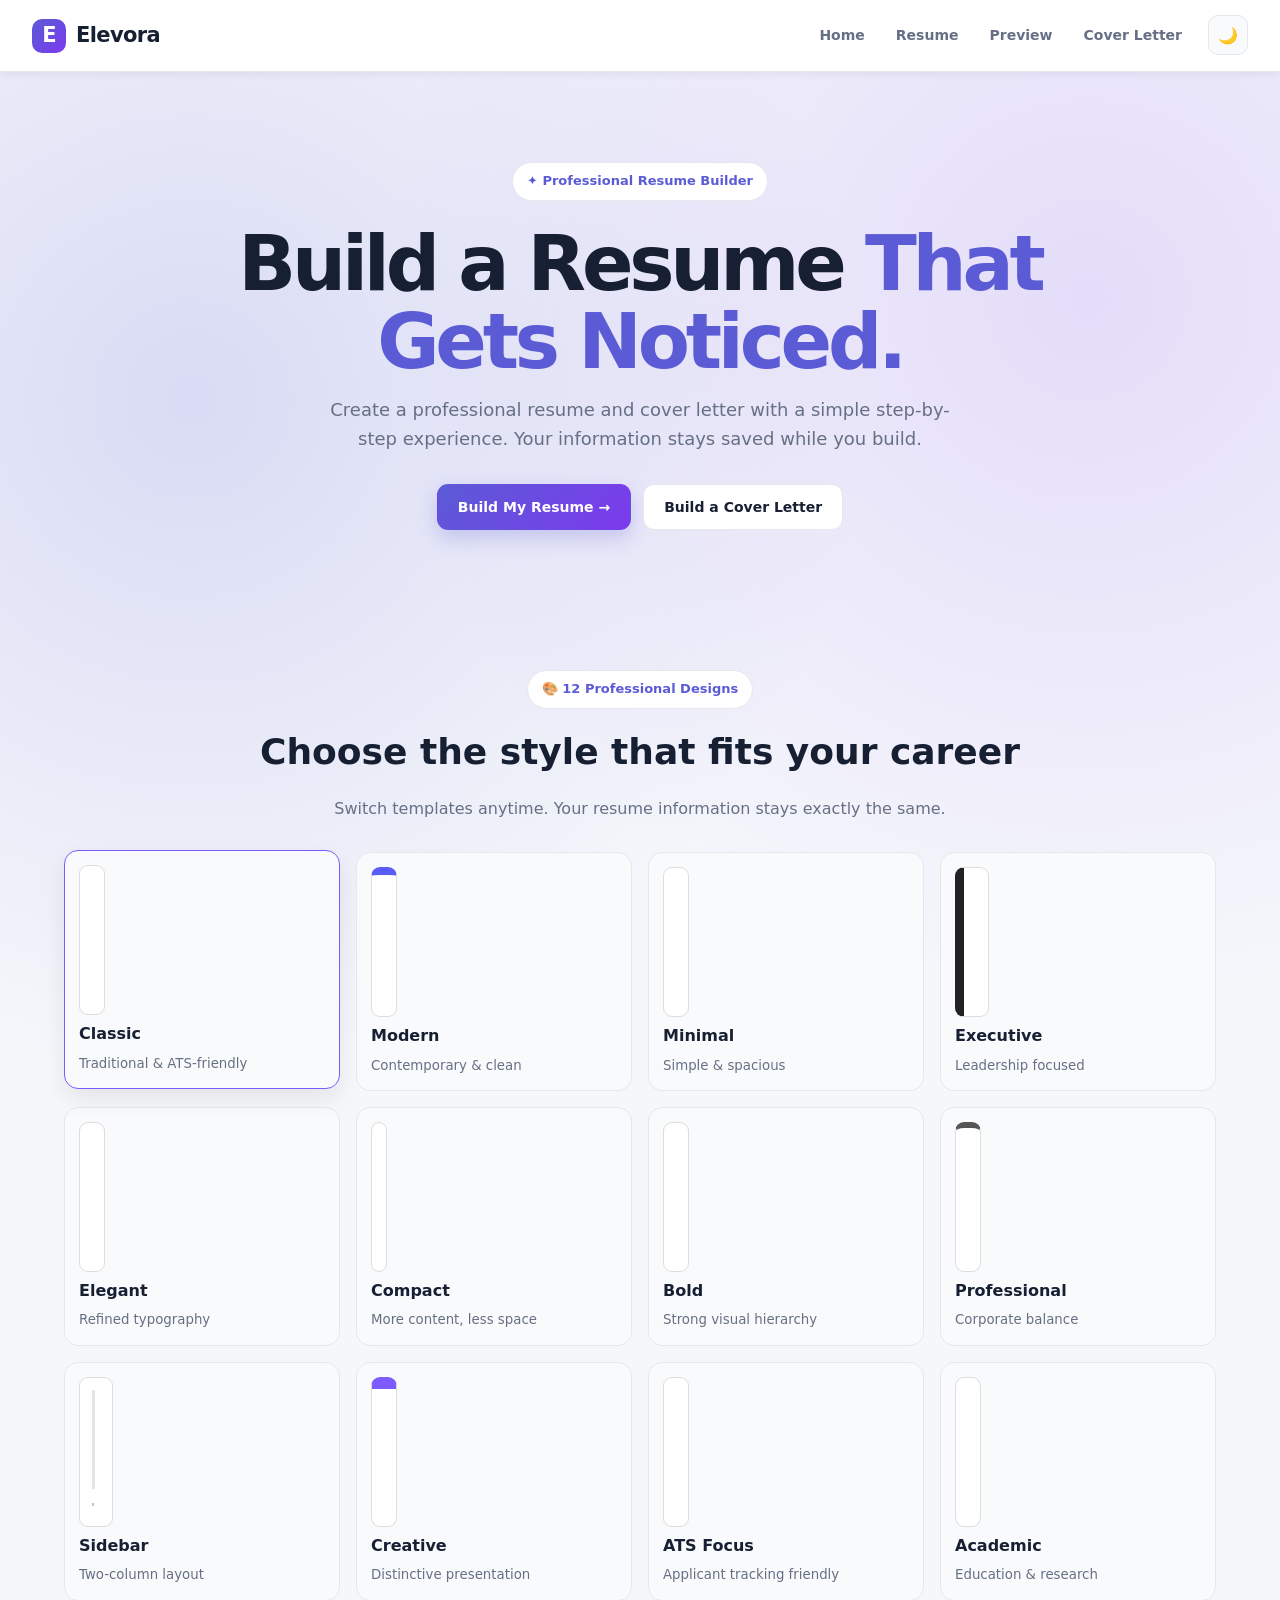
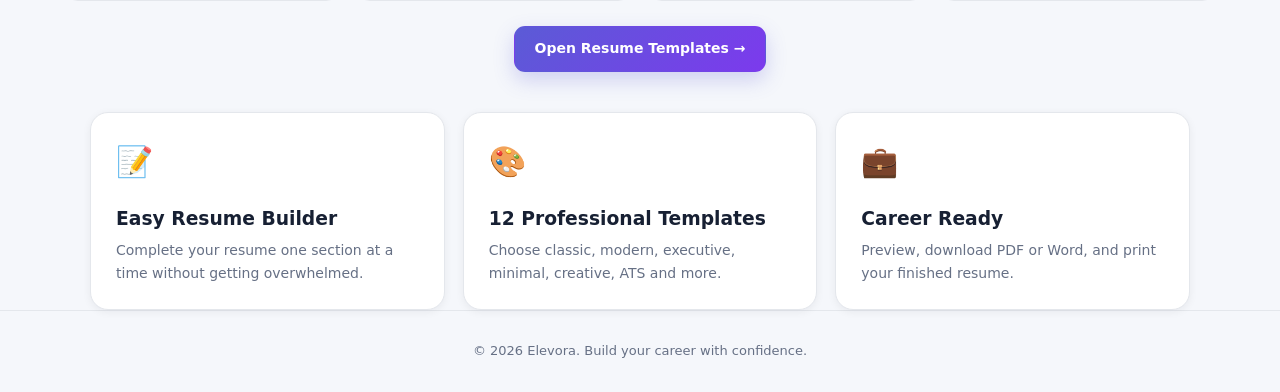
<file: index.html>
<!DOCTYPE html>
<html lang="en">
<head>
<meta charset="UTF-8">
<meta name="viewport" content="width=device-width, initial-scale=1.0">
<title>Elevora — Build Your Future</title>
<link rel="stylesheet" href="css/style.css">
<script src="theme.js"></script>
</head>
<body class="home-page">
<header class="navbar">
  <a href="index.html" class="logo">Elevora</a>
  <nav class="nav-links">
    <a href="index.html">Home</a>
    <a href="personal.html">Resume</a>
    <a href="preview.html">Preview</a>
    <a href="cover-letter.html">Cover Letter</a>
    <button id="themeToggle" class="theme-toggle" type="button">🌙</button>
  </nav>
</header>
<main>
  <section class="hero">
    <div class="hero-badge">✦ Professional Resume Builder</div>
    <h1>Build a Resume <span>That Gets Noticed.</span></h1>
    <p>Create a professional resume and cover letter with a simple step-by-step experience. Your information stays saved while you build.</p>
    <div class="hero-buttons">
      <a href="personal.html" class="btn primary">Build My Resume →</a>
      <a href="cover-letter.html" class="btn secondary">Build a Cover Letter</a>
    </div>
  </section>

  <section class="template-showcase">
    <div class="section-heading-center">
      <div class="hero-badge">🎨 12 Professional Designs</div>
      <h2>Choose the style that fits your career</h2>
      <p>Switch templates anytime. Your resume information stays exactly the same.</p>
    </div>
    <div id="homeTemplateGrid" class="home-template-grid"></div>
    <div class="template-showcase-action"><a href="preview.html" class="btn primary">Open Resume Templates →</a></div>
  </section>

  <section class="feature-grid">
    <div class="feature-card"><div class="feature-icon">📝</div><h3>Easy Resume Builder</h3><p>Complete your resume one section at a time without getting overwhelmed.</p></div>
    <div class="feature-card"><div class="feature-icon">🎨</div><h3>12 Professional Templates</h3><p>Choose classic, modern, executive, minimal, creative, ATS and more.</p></div>
    <div class="feature-card"><div class="feature-icon">💼</div><h3>Career Ready</h3><p>Preview, download PDF or Word, and print your finished resume.</p></div>
  </section>
</main>
<footer>© 2026 Elevora. Build your career with confidence.</footer>
<script>
const HOME_TEMPLATES = [
 ["classic","Classic","Traditional & ATS-friendly"],["modern","Modern","Contemporary & clean"],["minimal","Minimal","Simple & spacious"],["executive","Executive","Leadership focused"],["elegant","Elegant","Refined typography"],["compact","Compact","More content, less space"],["bold","Bold","Strong visual hierarchy"],["professional","Professional","Corporate balance"],["sidebar","Sidebar","Two-column layout"],["creative","Creative","Distinctive presentation"],["ats","ATS Focus","Applicant tracking friendly"],["academic","Academic","Education & research"]
];
function selectHomeTemplate(id){ localStorage.setItem("resumeTemplate",id); window.location.href="preview.html"; }
const current = localStorage.getItem("resumeTemplate") || "classic";
document.getElementById("homeTemplateGrid").innerHTML = HOME_TEMPLATES.map(([id,name,desc],i)=>`<button class="home-template-card ${current===id?'active':''}" type="button" onclick="selectHomeTemplate('${id}')"><div class="mini-resume mini-${id}"><span></span><span></span><i></i><i></i><b></b></div><strong>${name}</strong><small>${desc}</small></button>`).join("");
</script>
</body>
</html>
</file>
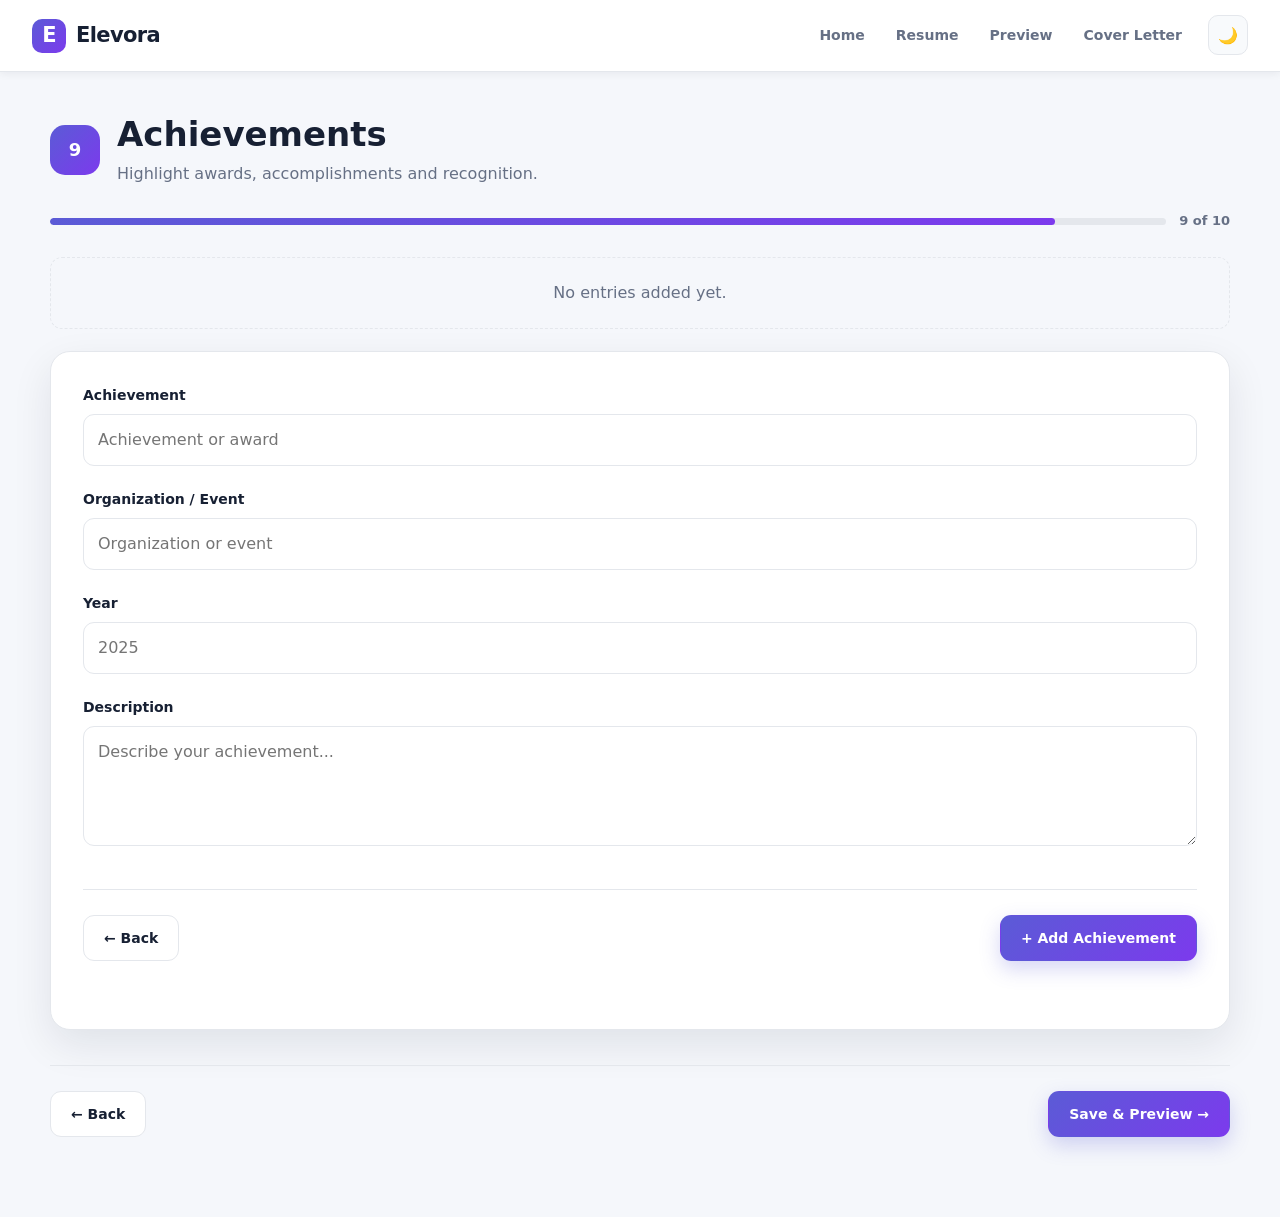
<file: achievements.html>
<!DOCTYPE html>
<html lang="en">

<head>

<meta charset="UTF-8">

<meta name="viewport" content="width=device-width, initial-scale=1.0">

<title>Achievements | Elevora</title>

<link rel="stylesheet" href="css/style.css">

<script src="theme.js"></script>
<script src="js/app.js"></script>

</head>


<body>


<header class="navbar">

<a href="index.html" class="logo">Elevora</a>

<nav class="nav-links">

<a href="index.html">Home</a>
<a href="personal.html">Resume</a>
<a href="preview.html">Preview</a>
<a href="cover-letter.html">Cover Letter</a>

<button id="themeToggle" class="theme-toggle" type="button">🌙</button>

</nav>

</header>


<main class="page-container">


<div class="form-header">

<div class="step-number">9</div>

<div>

<h1>Achievements</h1>

<p>
Highlight awards, accomplishments and recognition.
</p>

</div>

</div>


<div class="progress-wrapper">

<div class="progress-bar">
<div class="progress-fill" style="width:90%"></div>
</div>

<span>9 of 10</span>

</div>


<div id="entryList" class="entry-list"></div>


<form id="entryForm" class="form-card">


<div class="form-group">

<label>Achievement</label>

<input id="title" placeholder="Achievement or award">

</div>


<div class="form-group">

<label>Organization / Event</label>

<input id="organization" placeholder="Organization or event">

</div>


<div class="form-group">

<label>Year</label>

<input id="year" type="number" placeholder="2025">

</div>


<div class="form-group">

<label>Description</label>

<textarea id="description" placeholder="Describe your achievement..."></textarea>

</div>


<div class="form-actions">

<a href="languages.html" class="btn secondary">
← Back
</a>

<div style="display:flex;gap:10px;">

<button type="button" id="cancelEdit" class="btn secondary" style="display:none">
Cancel
</button>

<button type="submit" id="saveBtn" class="btn primary">
+ Add Achievement
</button>

</div>

</div>


<div id="status" class="form-status"></div>

</form>


<div class="form-actions">

<a href="languages.html" class="btn secondary">
← Back
</a>

<a href="preview.html" class="btn primary">
Save & Preview →
</a>

</div>


</main>


<script>

window.MULTI_CONFIG = {

key:"achievements",

addText:"+ Add Achievement",

fields:[
{id:"title"},
{id:"organization"},
{id:"year"},
{id:"description"}
],

title:entry =>
entry.title || "Achievement",

meta:entry =>
[
entry.organization,
entry.year
]
.filter(Boolean)
.join(" • ")

};

</script>

<script src="js/multi.js"></script>

</body>
</html>
</file>
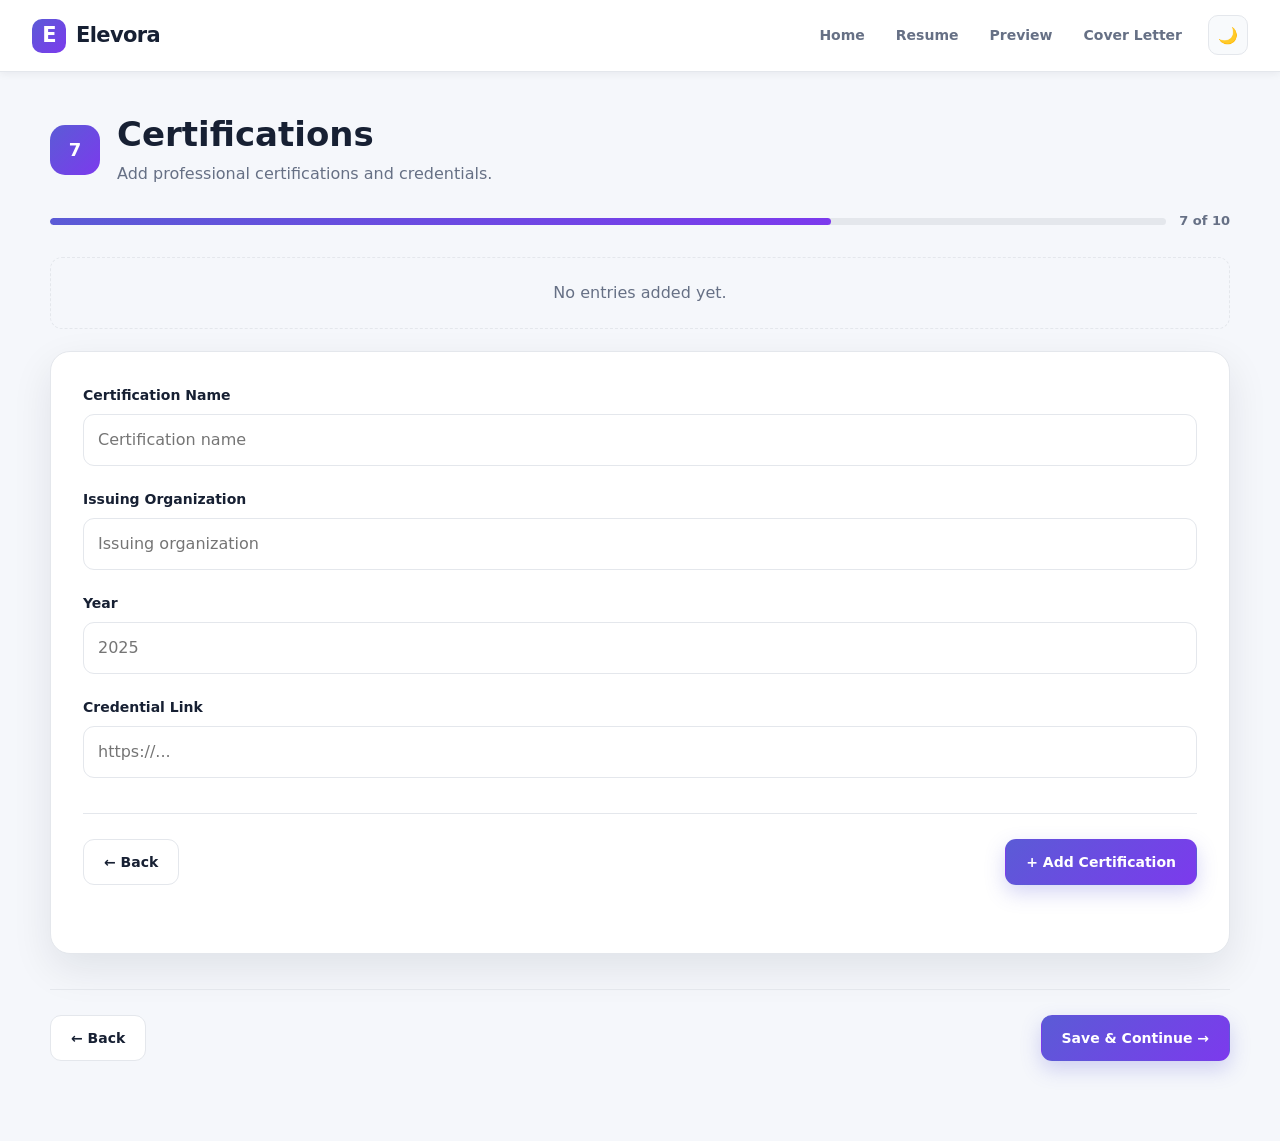
<file: certifications.html>
<!DOCTYPE html>
<html lang="en">

<head>

<meta charset="UTF-8">

<meta name="viewport" content="width=device-width, initial-scale=1.0">

<title>Certifications | Elevora</title>

<link rel="stylesheet" href="css/style.css">

<script src="theme.js"></script>
<script src="js/app.js"></script>

</head>


<body>


<header class="navbar">

<a href="index.html" class="logo">Elevora</a>

<nav class="nav-links">

<a href="index.html">Home</a>
<a href="personal.html">Resume</a>
<a href="preview.html">Preview</a>
<a href="cover-letter.html">Cover Letter</a>

<button id="themeToggle" class="theme-toggle" type="button">🌙</button>

</nav>

</header>


<main class="page-container">


<div class="form-header">

<div class="step-number">7</div>

<div>

<h1>Certifications</h1>

<p>
Add professional certifications and credentials.
</p>

</div>

</div>


<div class="progress-wrapper">

<div class="progress-bar">
<div class="progress-fill" style="width:70%"></div>
</div>

<span>7 of 10</span>

</div>


<div id="entryList" class="entry-list"></div>


<form id="entryForm" class="form-card">


<div class="form-group">

<label>Certification Name</label>

<input id="name" placeholder="Certification name">

</div>


<div class="form-group">

<label>Issuing Organization</label>

<input id="issuer" placeholder="Issuing organization">

</div>


<div class="form-group">

<label>Year</label>

<input id="year" type="number" placeholder="2025">

</div>


<div class="form-group">

<label>Credential Link</label>

<input id="link" type="url" placeholder="https://...">

</div>


<div class="form-actions">

<a href="skills.html" class="btn secondary">
← Back
</a>

<div style="display:flex;gap:10px;">

<button type="button" id="cancelEdit" class="btn secondary" style="display:none">
Cancel
</button>

<button type="submit" id="saveBtn" class="btn primary">
+ Add Certification
</button>

</div>

</div>


<div id="status" class="form-status"></div>

</form>


<div class="form-actions">

<a href="skills.html" class="btn secondary">
← Back
</a>

<a href="languages.html" class="btn primary">
Save & Continue →
</a>

</div>


</main>


<script>

window.MULTI_CONFIG = {

key:"certifications",

addText:"+ Add Certification",

fields:[
{id:"name"},
{id:"issuer"},
{id:"year"},
{id:"link"}
],

title:entry =>
entry.name || "Certification",

meta:entry =>
[
entry.issuer,
entry.year
]
.filter(Boolean)
.join(" • ")

};

</script>

<script src="js/multi.js"></script>

</body>
</html>
</file>
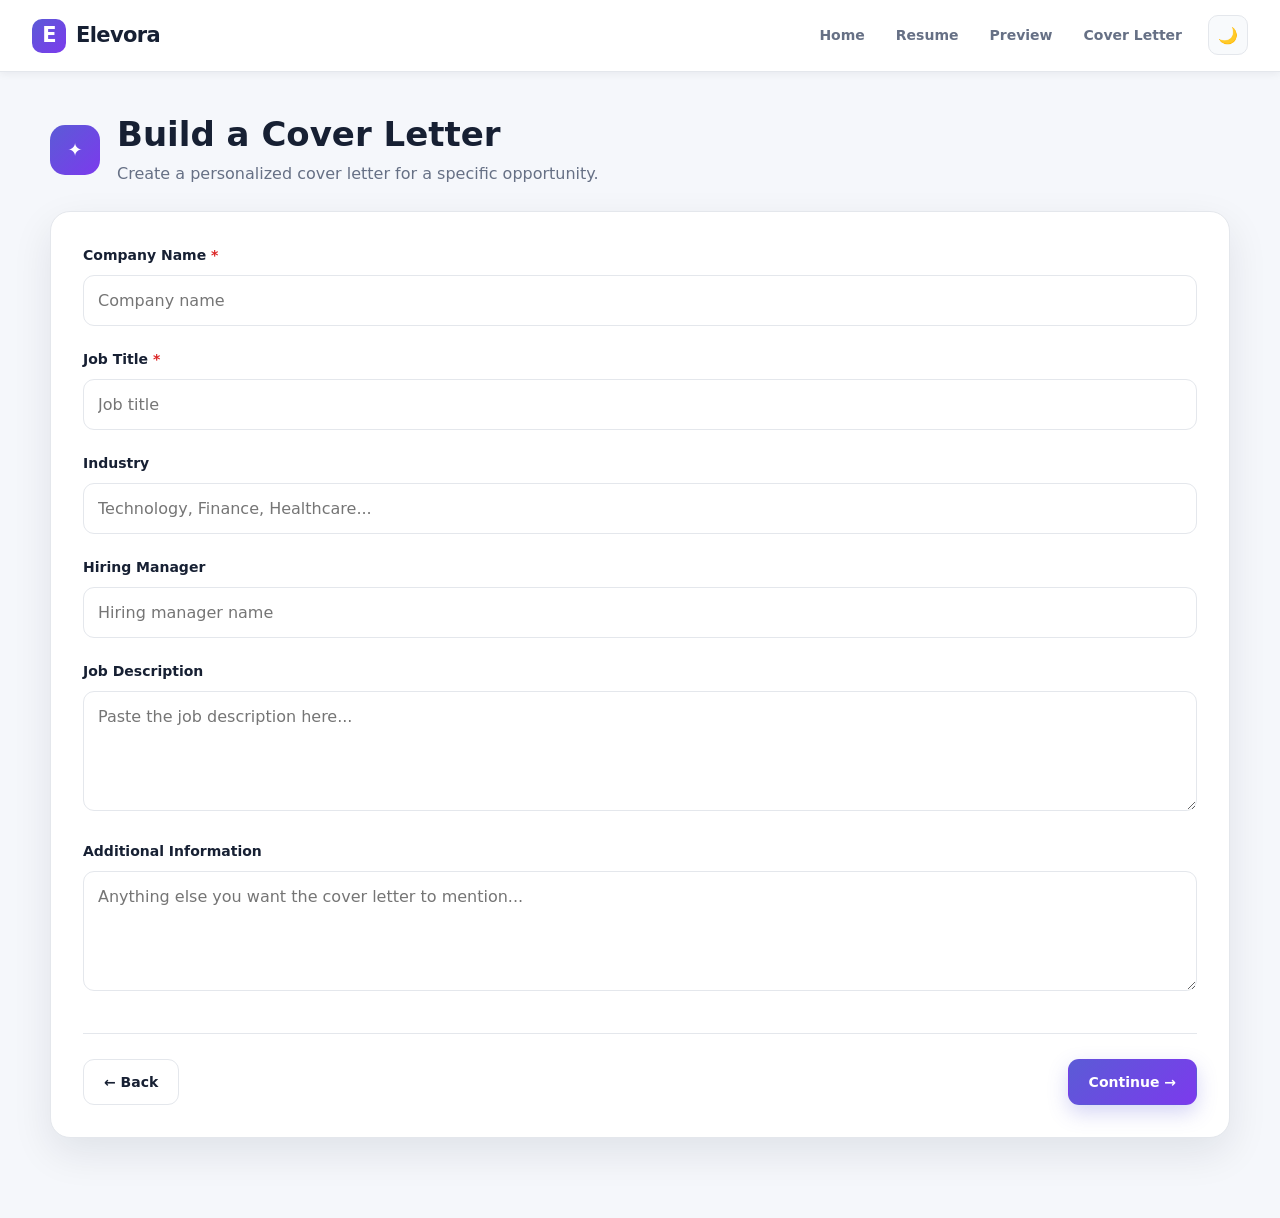
<file: cover-letter.html>
<!DOCTYPE html>
<html lang="en">

<head>

<meta charset="UTF-8">

<meta
name="viewport"
content="width=device-width, initial-scale=1.0"
>

<title>Cover Letter Builder | Elevora</title>

<link
rel="stylesheet"
href="css/style.css"
>

<script src="theme.js"></script>
<script src="js/app.js"></script>

</head>


<body>


<header class="navbar">

<a href="index.html" class="logo">
Elevora
</a>

<nav class="nav-links">

<a href="index.html">Home</a>
<a href="personal.html">Resume</a>
<a href="preview.html">Preview</a>
<a href="cover-letter.html">Cover Letter</a>

<button
id="themeToggle"
class="theme-toggle"
type="button"
>
🌙
</button>

</nav>

</header>


<main class="page-container">


<div class="form-header">

<div class="step-number">
✦
</div>

<div>

<h1>Build a Cover Letter</h1>

<p>
Create a personalized cover letter for a specific opportunity.
</p>

</div>

</div>


<form
id="coverLetterForm"
class="form-card"
>


<div class="form-group">

<label>
Company Name <span class="required">*</span>
</label>

<input
id="company"
required
placeholder="Company name"
>

</div>


<div class="form-group">

<label>
Job Title <span class="required">*</span>
</label>

<input
id="jobTitle"
required
placeholder="Job title"
>

</div>


<div class="form-group">

<label>
Industry
</label>

<input
id="industry"
placeholder="Technology, Finance, Healthcare..."
>

</div>


<div class="form-group">

<label>
Hiring Manager
</label>

<input
id="manager"
placeholder="Hiring manager name"
>

</div>


<div class="form-group">

<label>
Job Description
</label>

<textarea
id="jobDescription"
placeholder="Paste the job description here..."
></textarea>

</div>


<div class="form-group">

<label>
Additional Information
</label>

<textarea
id="notes"
placeholder="Anything else you want the cover letter to mention..."
></textarea>

</div>


<div class="form-actions">

<a
href="index.html"
class="btn secondary"
>
← Back
</a>

<button
type="submit"
class="btn primary"
>
Continue →
</button>

</div>


</form>

</main>


<script>

const saved =
JSON.parse(
localStorage.getItem(
"section_cover_letter"
) || "{}"
);


[
"company",
"jobTitle",
"industry",
"manager",
"jobDescription",
"notes"
].forEach(id=>{

const element =
document.getElementById(id);

if(element){

element.value =
saved[id] || "";

}

});


document
.getElementById(
"coverLetterForm"
)
.addEventListener(
"submit",
function(event){

event.preventDefault();


const data={};

[
"company",
"jobTitle",
"industry",
"manager",
"jobDescription",
"notes"
].forEach(id=>{

data[id] =
document.getElementById(
id
).value.trim();

});


localStorage.setItem(
"section_cover_letter",
JSON.stringify(data)
);


window.location.href =
"cover-letter-preview.html";

});

</script>

</body>
</html>
</file>
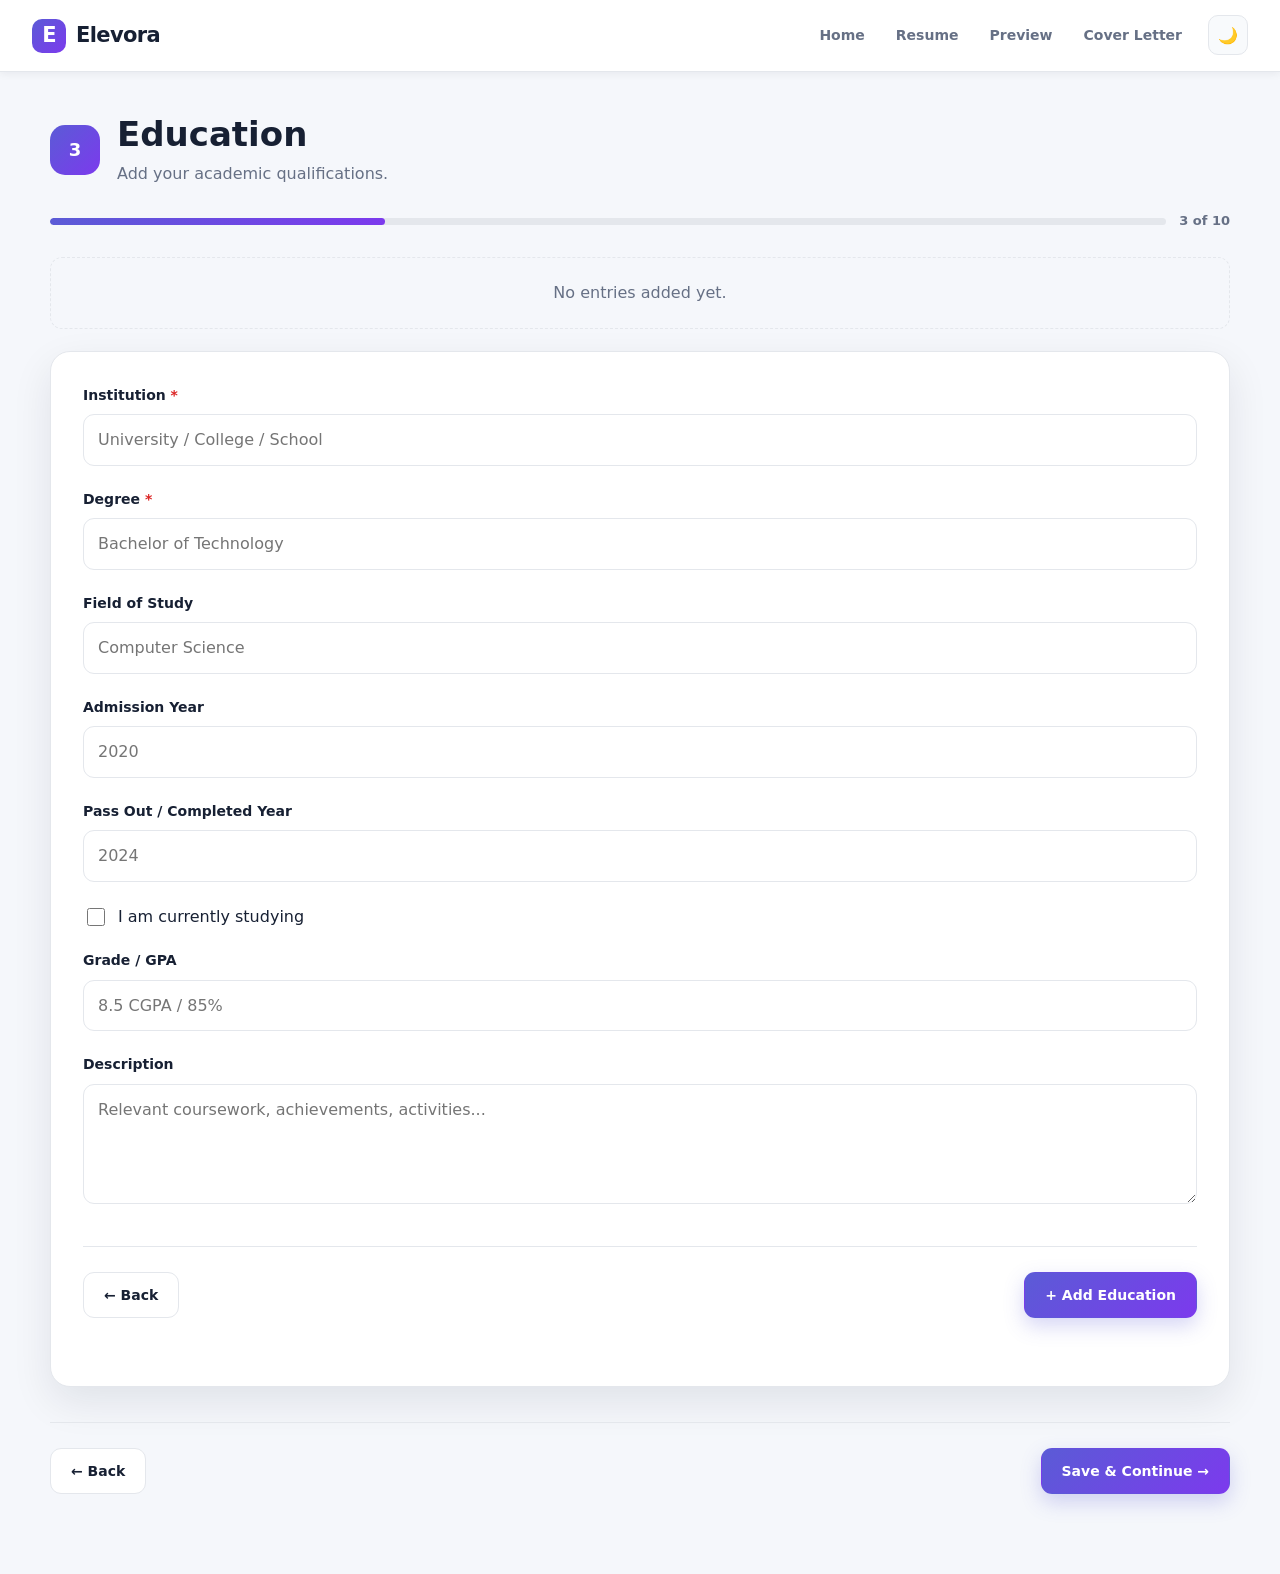
<file: education.html>
<!DOCTYPE html>
<html lang="en">

<head>

<meta charset="UTF-8">

<meta
name="viewport"
content="width=device-width, initial-scale=1.0"
>

<title>Education | Elevora</title>

<link rel="stylesheet" href="css/style.css">

<script src="theme.js"></script>
<script src="js/app.js"></script>

</head>


<body>


<header class="navbar">

<a href="index.html" class="logo">
Elevora
</a>

<nav class="nav-links">

<a href="index.html">Home</a>
<a href="personal.html">Resume</a>
<a href="preview.html">Preview</a>
<a href="cover-letter.html">Cover Letter</a>

<button
id="themeToggle"
class="theme-toggle"
type="button"
>
🌙
</button>

</nav>

</header>


<main class="page-container">


<div class="form-header">

<div class="step-number">3</div>

<div>

<h1>Education</h1>

<p>
Add your academic qualifications.
</p>

</div>

</div>


<div class="progress-wrapper">

<div class="progress-bar">
<div
class="progress-fill"
style="width:30%"
></div>
</div>

<span>3 of 10</span>

</div>


<div
id="entryList"
class="entry-list"
></div>


<form
id="entryForm"
class="form-card"
>


<div class="form-group">

<label>Institution <span class="required">*</span></label>

<input
id="institution"
required
placeholder="University / College / School"
>

</div>


<div class="form-group">

<label>Degree <span class="required">*</span></label>

<input
id="degree"
required
placeholder="Bachelor of Technology"
>

</div>


<div class="form-group">

<label>Field of Study</label>

<input
id="field"
placeholder="Computer Science"
>

</div>


<div class="form-group">

<label>Admission Year</label>

<input
id="admissionYear"
type="number"
min="1950"
max="2100"
placeholder="2020"
>

</div>


<div class="form-group">

<label>Pass Out / Completed Year</label>

<input
id="completedYear"
type="number"
min="1950"
max="2100"
placeholder="2024"
>

</div>


<div class="checkbox-row">

<input
id="currentlyStudying"
type="checkbox"
>

<label for="currentlyStudying">
I am currently studying
</label>

</div>


<div class="form-group">

<label>Grade / GPA</label>

<input
id="grade"
placeholder="8.5 CGPA / 85%"
>

</div>


<div class="form-group">

<label>Description</label>

<textarea
id="description"
placeholder="Relevant coursework, achievements, activities..."
></textarea>

</div>


<div class="form-actions">

<a
href="summary.html"
class="btn secondary"
>
← Back
</a>

<div style="display:flex;gap:10px;">

<button
type="button"
id="cancelEdit"
class="btn secondary"
style="display:none"
>
Cancel
</button>

<button
type="submit"
id="saveBtn"
class="btn primary"
>
+ Add Education
</button>

</div>

</div>


<div
id="status"
class="form-status"
></div>


</form>


<div class="form-actions">

<a
href="summary.html"
class="btn secondary"
>
← Back
</a>

<a
href="experience.html"
class="btn primary"
>
Save & Continue →
</a>

</div>


</main>


<script>

window.MULTI_CONFIG = {

key:"education",

addText:"+ Add Education",

fields:[

{id:"institution"},

{id:"degree"},

{id:"field"},

{id:"admissionYear"},

{id:"completedYear"},

{id:"currentlyStudying",type:"checkbox"},

{id:"grade"},

{id:"description"}

],

title:entry =>
entry.degree ||
entry.institution ||
"Education",

meta:entry =>
[
entry.institution,
entry.field,
entry.admissionYear,
entry.currentlyStudying
? "Currently Studying"
: entry.completedYear,
entry.grade
]
.filter(Boolean)
.join(" • ")

};

</script>

<script src="js/multi.js"></script>

</body>
</html>
</file>
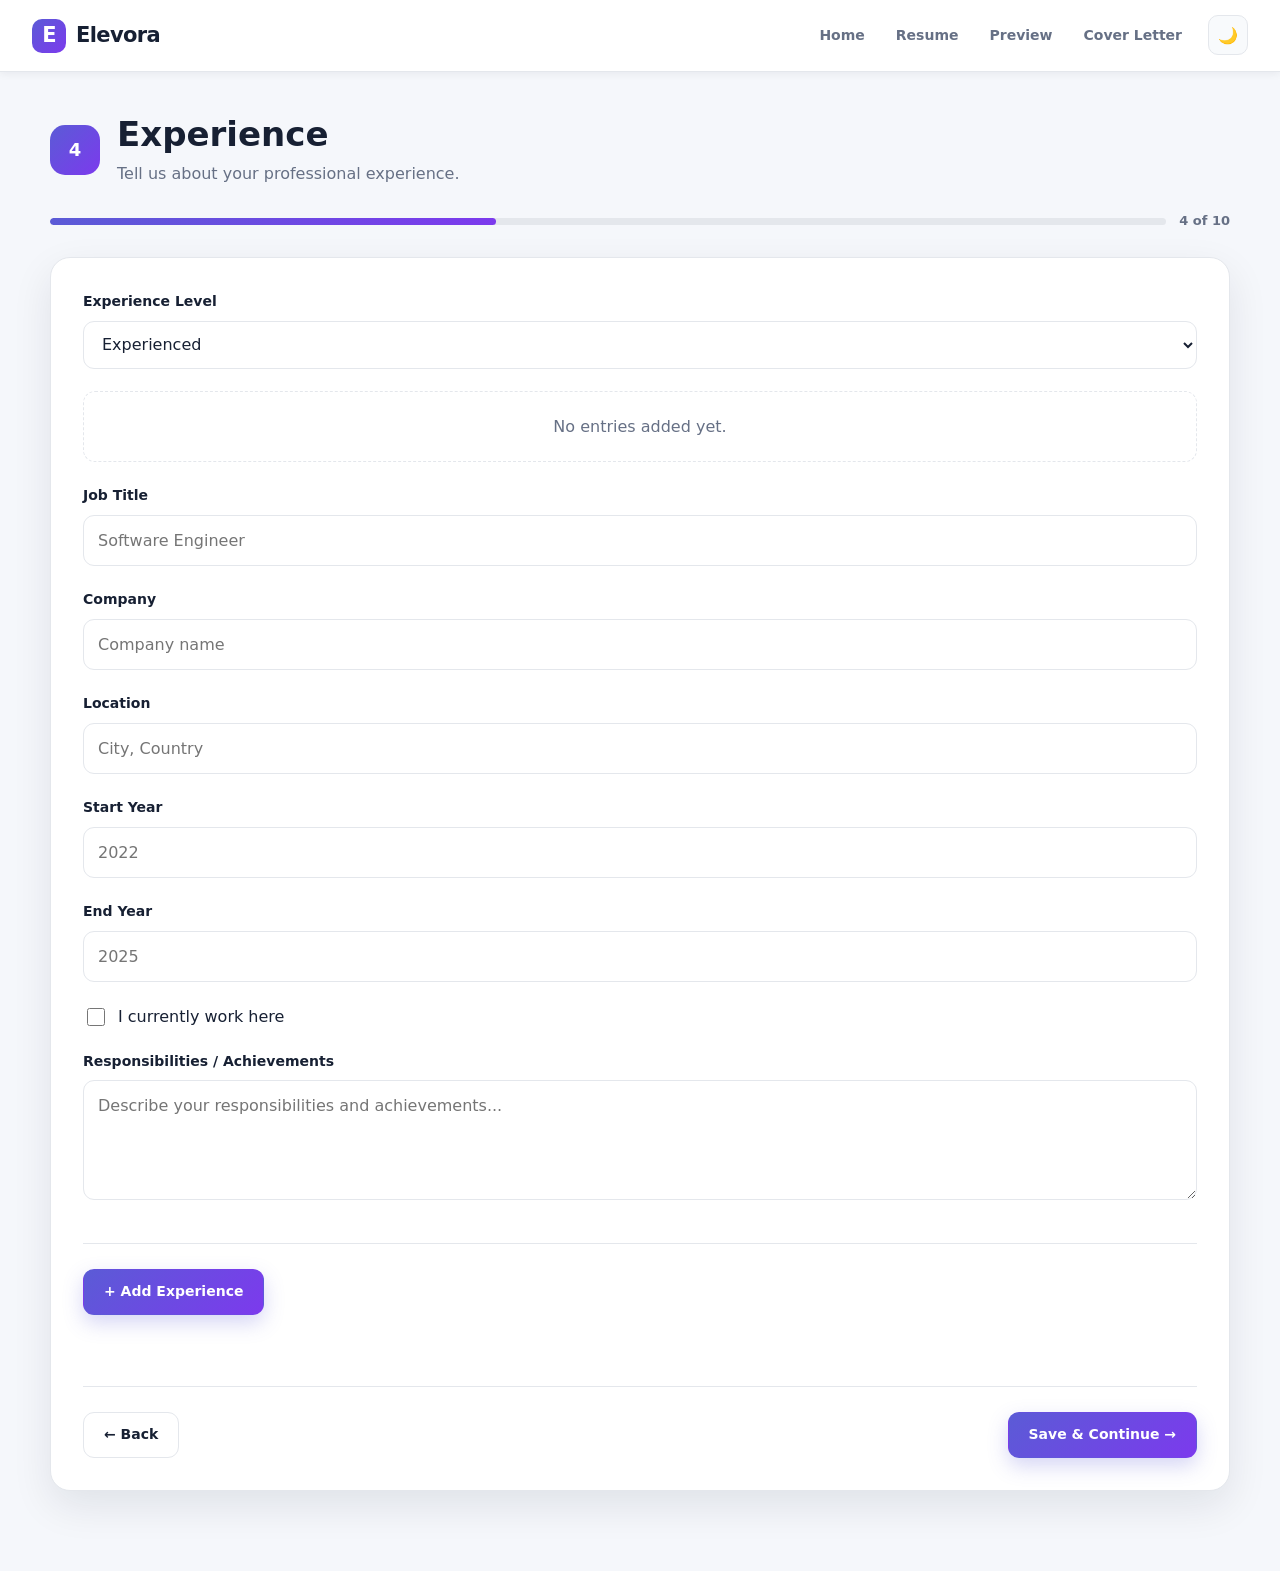
<file: experience.html>
<!DOCTYPE html>
<html lang="en">

<head>

<meta charset="UTF-8">

<meta name="viewport" content="width=device-width, initial-scale=1.0">

<title>Experience | Elevora</title>

<link rel="stylesheet" href="css/style.css">

<script src="theme.js"></script>
<script src="js/app.js"></script>

</head>


<body>


<header class="navbar">

<a href="index.html" class="logo">Elevora</a>

<nav class="nav-links">

<a href="index.html">Home</a>
<a href="personal.html">Resume</a>
<a href="preview.html">Preview</a>
<a href="cover-letter.html">Cover Letter</a>

<button id="themeToggle" class="theme-toggle" type="button">
🌙
</button>

</nav>

</header>


<main class="page-container">


<div class="form-header">

<div class="step-number">4</div>

<div>

<h1>Experience</h1>

<p>
Tell us about your professional experience.
</p>

</div>

</div>


<div class="progress-wrapper">

<div class="progress-bar">
<div class="progress-fill" style="width:40%"></div>
</div>

<span>4 of 10</span>

</div>


<div class="form-card">


<div class="form-group">

<label>Experience Level</label>

<select id="experienceType">

<option value="Experienced">
Experienced
</option>

<option value="Fresher">
Fresher
</option>

<option value="Student">
Student
</option>

</select>

</div>


<div id="experienceArea">

<div
id="entryList"
class="entry-list"
></div>


<form id="entryForm">


<div class="form-group">

<label>Job Title</label>

<input
id="jobTitle"
placeholder="Software Engineer"
>

</div>


<div class="form-group">

<label>Company</label>

<input
id="company"
placeholder="Company name"
>

</div>


<div class="form-group">

<label>Location</label>

<input
id="location"
placeholder="City, Country"
>

</div>


<div class="form-group">

<label>Start Year</label>

<input
id="startYear"
type="number"
placeholder="2022"
>

</div>


<div class="form-group">

<label>End Year</label>

<input
id="endYear"
type="number"
placeholder="2025"
>

</div>


<div class="checkbox-row">

<input
id="currentJob"
type="checkbox"
>

<label for="currentJob">
I currently work here
</label>

</div>


<div class="form-group">

<label>Responsibilities / Achievements</label>

<textarea
id="description"
placeholder="Describe your responsibilities and achievements..."
></textarea>

</div>


<div class="form-actions">

<button
type="button"
id="cancelEdit"
class="btn secondary"
style="display:none"
>
Cancel
</button>

<button
type="submit"
id="saveBtn"
class="btn primary"
>
+ Add Experience
</button>

</div>


<div
id="status"
class="form-status"
></div>

</form>

</div>


<div class="form-actions">

<a href="education.html" class="btn secondary">
← Back
</a>

<a href="projects.html" class="btn primary">
Save & Continue →
</a>

</div>


</div>

</main>


<script>

window.MULTI_CONFIG = {

key:"experience",

addText:"+ Add Experience",

fields:[

{id:"jobTitle"},

{id:"company"},

{id:"location"},

{id:"startYear"},

{id:"endYear"},

{id:"currentJob",type:"checkbox"},

{id:"description"}

],

title:entry =>
entry.jobTitle ||
entry.company ||
"Experience",

meta:entry =>
[
entry.company,
entry.location,
entry.startYear,
entry.currentJob
? "Present"
: entry.endYear
]
.filter(Boolean)
.join(" • ")

};


document
.getElementById("experienceType")
.addEventListener(
"change",
function(){

const area =
document.getElementById(
"experienceArea"
);

if(this.value === "Fresher" ||
this.value === "Student"){

area.style.display = "none";

}else{

area.style.display = "block";

}

});


</script>

<script src="js/multi.js"></script>

</body>
</html>
</file>
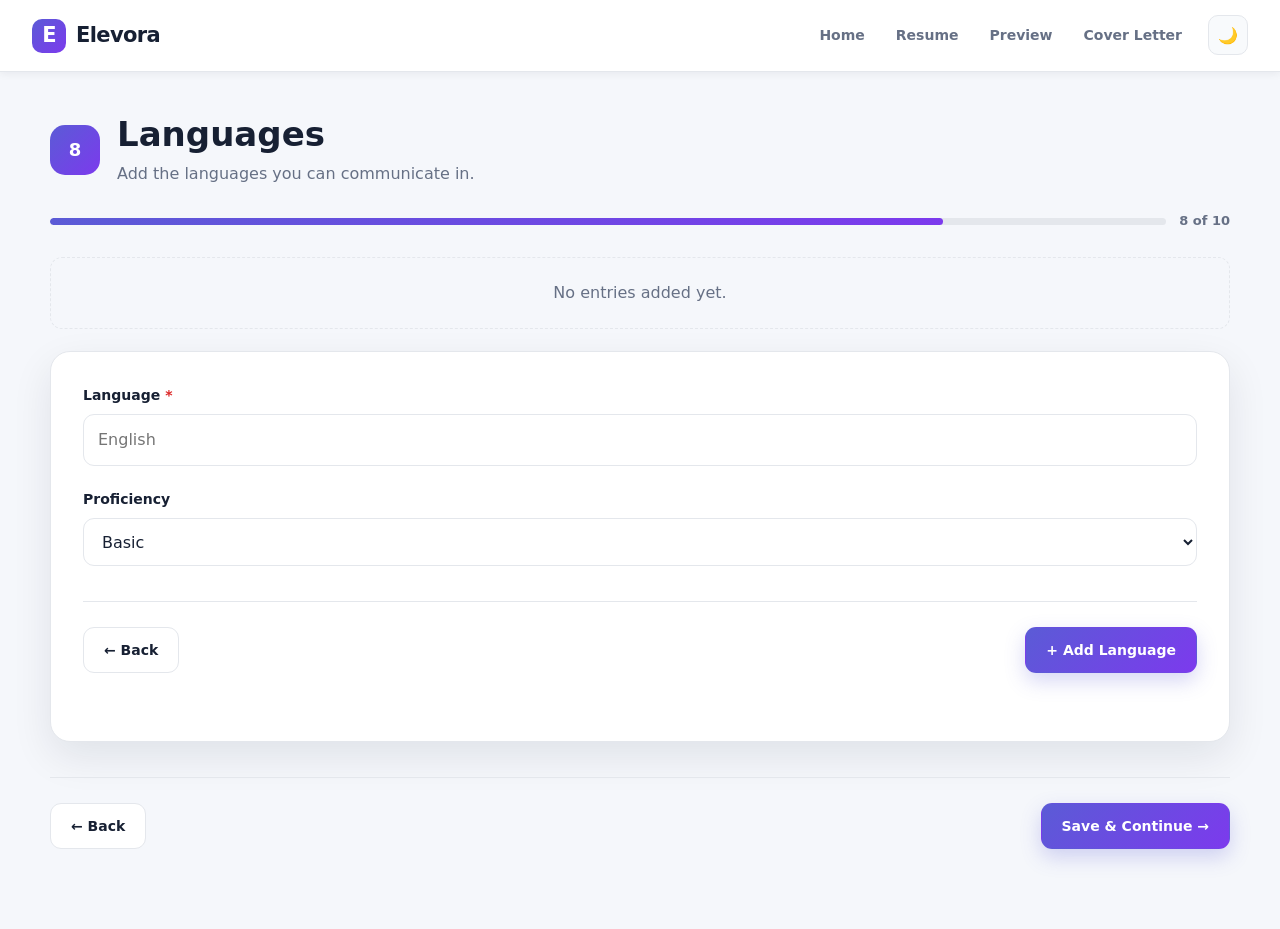
<file: languages.html>
<!DOCTYPE html>
<html lang="en">

<head>

<meta charset="UTF-8">

<meta name="viewport" content="width=device-width, initial-scale=1.0">

<title>Languages | Elevora</title>

<link rel="stylesheet" href="css/style.css">

<script src="theme.js"></script>
<script src="js/app.js"></script>

</head>


<body>


<header class="navbar">

<a href="index.html" class="logo">Elevora</a>

<nav class="nav-links">

<a href="index.html">Home</a>
<a href="personal.html">Resume</a>
<a href="preview.html">Preview</a>
<a href="cover-letter.html">Cover Letter</a>

<button id="themeToggle" class="theme-toggle" type="button">🌙</button>

</nav>

</header>


<main class="page-container">


<div class="form-header">

<div class="step-number">8</div>

<div>

<h1>Languages</h1>

<p>
Add the languages you can communicate in.
</p>

</div>

</div>


<div class="progress-wrapper">

<div class="progress-bar">
<div class="progress-fill" style="width:80%"></div>
</div>

<span>8 of 10</span>

</div>


<div id="entryList" class="entry-list"></div>


<form id="entryForm" class="form-card">


<div class="form-group">

<label>Language <span class="required">*</span></label>

<input id="language" required placeholder="English">

</div>


<div class="form-group">

<label>Proficiency</label>

<select id="proficiency">

<option>Basic</option>
<option>Conversational</option>
<option>Intermediate</option>
<option>Fluent</option>
<option>Native</option>

</select>

</div>


<div class="form-actions">

<a href="certifications.html" class="btn secondary">
← Back
</a>

<div style="display:flex;gap:10px;">

<button type="button" id="cancelEdit" class="btn secondary" style="display:none">
Cancel
</button>

<button type="submit" id="saveBtn" class="btn primary">
+ Add Language
</button>

</div>

</div>


<div id="status" class="form-status"></div>

</form>


<div class="form-actions">

<a href="certifications.html" class="btn secondary">
← Back
</a>

<a href="achievements.html" class="btn primary">
Save & Continue →
</a>

</div>


</main>


<script>

window.MULTI_CONFIG = {

key:"languages",

addText:"+ Add Language",

fields:[
{id:"language"},
{id:"proficiency"}
],

title:entry =>
entry.language || "Language",

meta:entry =>
entry.proficiency || ""

};

</script>

<script src="js/multi.js"></script>

</body>
</html>
</file>
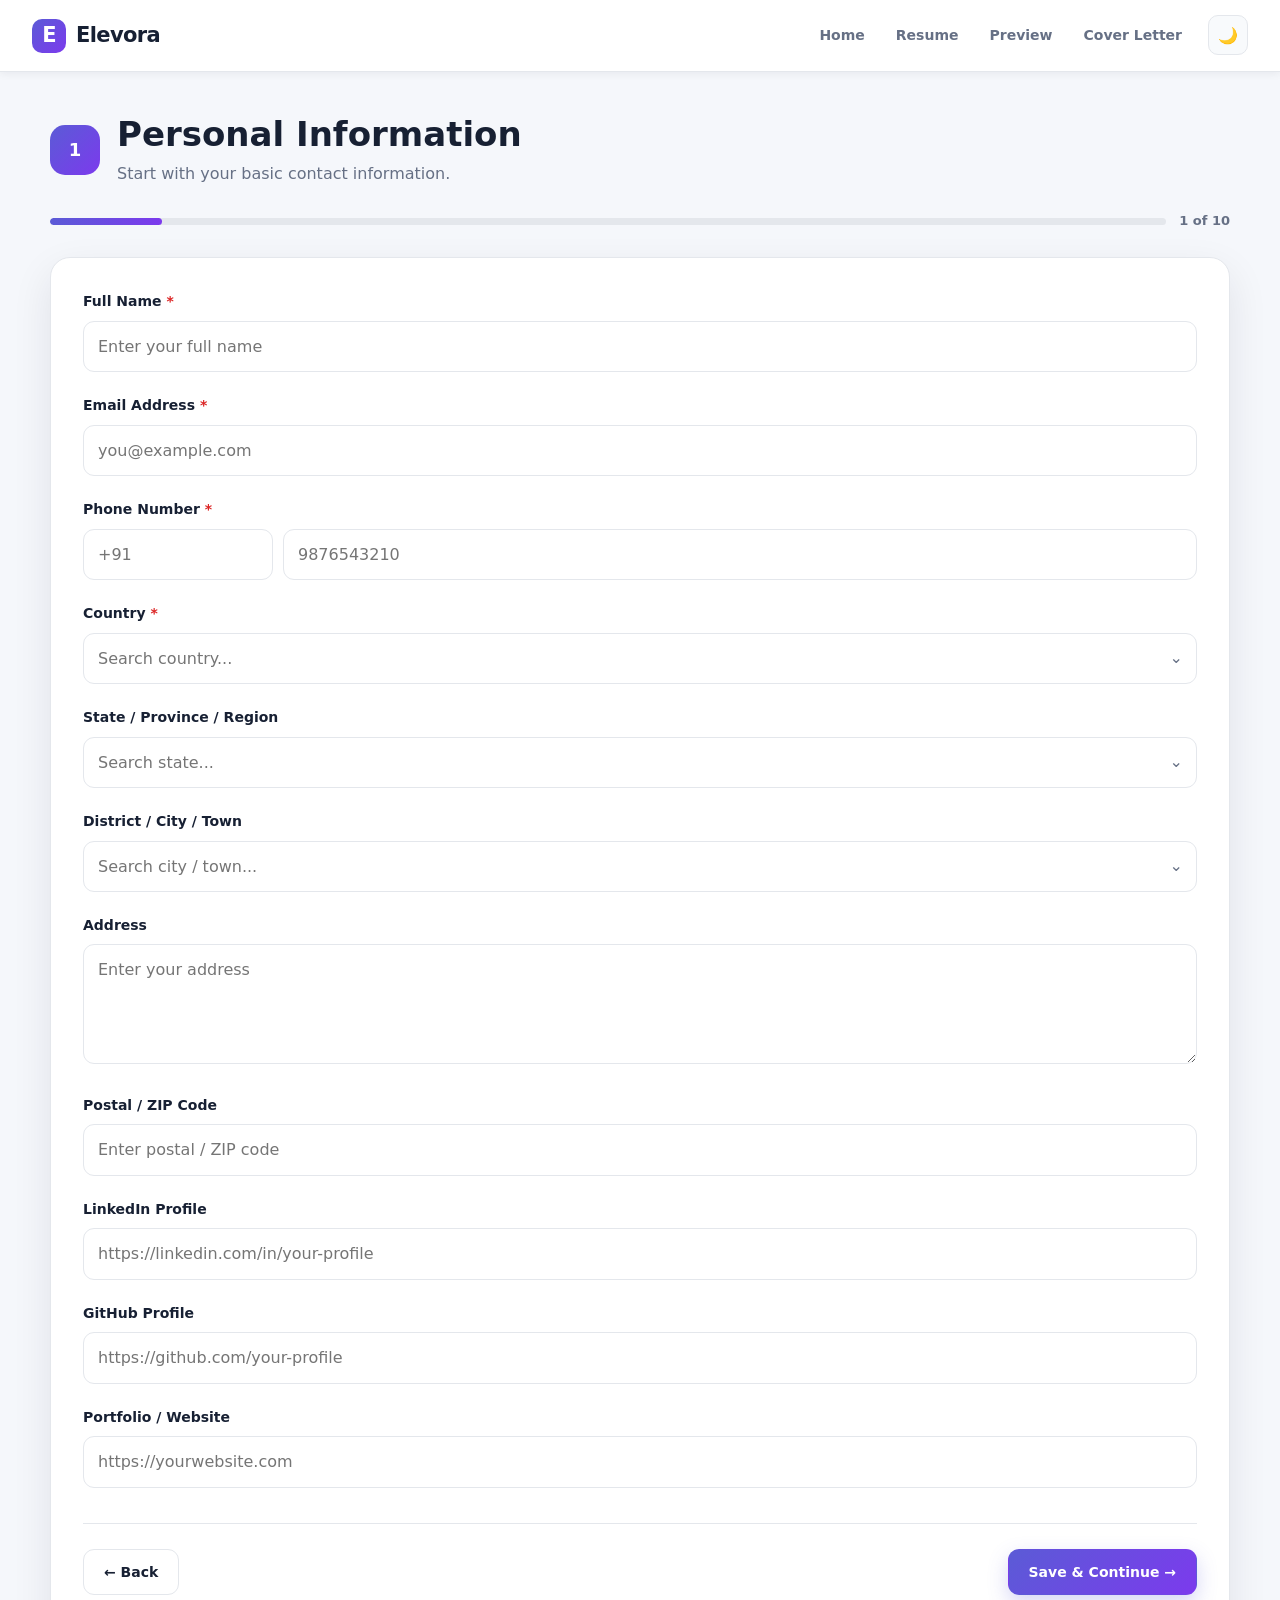
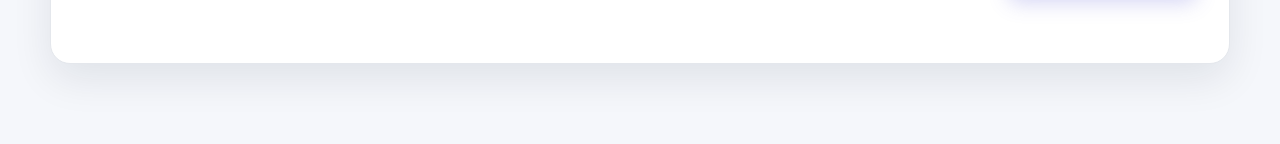
<file: personal.html>
<!DOCTYPE html>
<html lang="en">

<head>

<meta charset="UTF-8">

<meta
  name="viewport"
  content="width=device-width, initial-scale=1.0"
>

<title>Personal Information | Elevora</title>

<link
  rel="stylesheet"
  href="css/style.css"
>

<script src="theme.js"></script>
<script src="js/app.js"></script>

</head>


<body>


<header class="navbar">

<a href="index.html" class="logo">
  Elevora
</a>

<nav class="nav-links">

<a href="index.html">Home</a>
<a href="personal.html">Resume</a>
<a href="preview.html">Preview</a>
<a href="cover-letter.html">Cover Letter</a>

<button
id="themeToggle"
class="theme-toggle"
type="button"
>
🌙
</button>

</nav>

</header>


<main class="page-container">


<div class="form-header">

<div class="step-number">
  1
</div>

<div>

<h1>Personal Information</h1>

<p>
Start with your basic contact information.
</p>

</div>

</div>


<div class="progress-wrapper">

<div class="progress-bar">

<div
class="progress-fill"
style="width:10%"
></div>

</div>

<span>1 of 10</span>

</div>


<form
id="personalForm"
class="form-card"
>


<div class="form-group">

<label>
Full Name <span class="required">*</span>
</label>

<input
id="fullName"
required
placeholder="Enter your full name"
>

</div>


<div class="form-group">

<label>
Email Address <span class="required">*</span>
</label>

<input
id="email"
type="email"
required
placeholder="you@example.com"
>

</div>


<div class="form-group">

<label>
Phone Number <span class="required">*</span>
</label>

<div class="phone-wrapper">

<div class="phone-code-box">

<input
id="phoneCodeSearch"
class="search-input"
placeholder="+91"
autocomplete="off"
>

<div
id="phoneCodeOptions"
class="search-options"
></div>

</div>


<input
id="phone"
type="tel"
required
placeholder="9876543210"
>

</div>

</div>


<div class="form-group">

<label>
Country <span class="required">*</span>
</label>

<div class="search-select">

<input
id="country"
class="search-input"
required
placeholder="Search country..."
autocomplete="off"
>

<span class="search-arrow">
⌄
</span>

<div
id="countryOptions"
class="search-options"
></div>

</div>

</div>


<div class="form-group">

<label>
State / Province / Region
</label>

<div class="search-select">

<input
id="state"
class="search-input"
placeholder="Search state..."
autocomplete="off"
>

<span class="search-arrow">
⌄
</span>

<div
id="stateOptions"
class="search-options"
></div>

</div>

</div>


<div class="form-group">

<label>
District / City / Town
</label>

<div class="search-select">

<input
id="city"
class="search-input"
placeholder="Search city / town..."
autocomplete="off"
>

<span class="search-arrow">
⌄
</span>

<div
id="cityOptions"
class="search-options"
></div>

</div>

</div>


<div class="form-group">

<label>Address</label>

<textarea
id="address"
placeholder="Enter your address"
></textarea>

</div>


<div class="form-group">

<label>Postal / ZIP Code</label>

<input
id="postalCode"
placeholder="Enter postal / ZIP code"
>

</div>


<div class="form-group">

<label>LinkedIn Profile</label>

<input
id="linkedin"
type="url"
placeholder="https://linkedin.com/in/your-profile"
>

</div>


<div class="form-group">

<label>GitHub Profile</label>

<input
id="github"
type="url"
placeholder="https://github.com/your-profile"
>

</div>


<div class="form-group">

<label>Portfolio / Website</label>

<input
id="website"
type="url"
placeholder="https://yourwebsite.com"
>

</div>


<div class="form-actions">

<a
href="index.html"
class="btn secondary"
>
← Back
</a>

<button
type="submit"
class="btn primary"
>
Save & Continue →
</button>

</div>


<div
id="status"
class="form-status"
></div>


</form>

</main>


<script>

const phoneCountries = [
["India","+91"],
["United States","+1"],
["Canada","+1"],
["United Kingdom","+44"],
["Australia","+61"],
["Germany","+49"],
["France","+33"],
["Italy","+39"],
["Spain","+34"],
["United Arab Emirates","+971"],
["Saudi Arabia","+966"],
["Singapore","+65"],
["Malaysia","+60"],
["Japan","+81"],
["China","+86"],
["South Korea","+82"],
["New Zealand","+64"],
["South Africa","+27"],
["Brazil","+55"],
["Mexico","+52"],
["Russia","+7"],
["Ireland","+353"],
["Netherlands","+31"],
["Switzerland","+41"],
["Sweden","+46"],
["Norway","+47"],
["Denmark","+45"],
["Finland","+358"],
["Pakistan","+92"],
["Bangladesh","+880"],
["Nepal","+977"],
["Sri Lanka","+94"]
];


const countries = [
"Afghanistan",
"Australia",
"Bangladesh",
"Brazil",
"Canada",
"China",
"Denmark",
"Finland",
"France",
"Germany",
"India",
"Indonesia",
"Ireland",
"Italy",
"Japan",
"Malaysia",
"Mexico",
"Nepal",
"Netherlands",
"New Zealand",
"Norway",
"Pakistan",
"Philippines",
"Russia",
"Saudi Arabia",
"Singapore",
"South Africa",
"South Korea",
"Spain",
"Sri Lanka",
"Sweden",
"Switzerland",
"Thailand",
"United Arab Emirates",
"United Kingdom",
"United States",
"Vietnam"
];


const states = {

India:[
"Andhra Pradesh",
"Assam",
"Bihar",
"Goa",
"Gujarat",
"Haryana",
"Karnataka",
"Kerala",
"Madhya Pradesh",
"Maharashtra",
"Odisha",
"Punjab",
"Rajasthan",
"Tamil Nadu",
"Telangana",
"Uttar Pradesh",
"Uttarakhand",
"West Bengal",
"Delhi"
],

"United States":[
"California",
"Florida",
"New York",
"Texas",
"Washington"
],

Canada:[
"Alberta",
"British Columbia",
"Manitoba",
"Ontario",
"Quebec"
],

Australia:[
"New South Wales",
"Queensland",
"South Australia",
"Tasmania",
"Victoria",
"Western Australia"
],

"United Kingdom":[
"England",
"Scotland",
"Wales",
"Northern Ireland"
]

};


const cities = {

Maharashtra:[
"Mumbai",
"Pune",
"Nagpur",
"Nashik",
"Kolhapur",
"Solapur"
],

Karnataka:[
"Bengaluru",
"Mysuru",
"Mangaluru",
"Hubballi",
"Belagavi"
],

California:[
"Los Angeles",
"San Diego",
"San Francisco",
"San Jose",
"Sacramento"
],

"New York":[
"New York City",
"Buffalo",
"Rochester",
"Albany"
],

Ontario:[
"Toronto",
"Ottawa",
"Mississauga",
"Hamilton"
]

};


function render(
container,
items,
formatter,
input
){

container.innerHTML="";

const query =
input.value.toLowerCase().trim();

const results =
items.filter(item =>
formatter(item)
.toLowerCase()
.includes(query)
);

results.forEach(item=>{

const option =
document.createElement("div");

option.className =
"search-option";

option.textContent =
formatter(item);

option.onclick=()=>{

input.value =
formatter(item);

container.classList.remove("show");

};

container.appendChild(option);

});

if(!results.length){

const option =
document.createElement("div");

option.className =
"search-option no-result";

option.textContent =
"No results found";

container.appendChild(option);

}

}


const phoneInput =
document.getElementById(
"phoneCodeSearch"
);

const phoneOptions =
document.getElementById(
"phoneCodeOptions"
);

phoneInput.onfocus=()=>{
render(
phoneOptions,
phoneCountries,
x=>`${x[0]} (${x[1]})`,
phoneInput
);
phoneOptions.classList.add("show");
};

phoneInput.oninput=()=>{
render(
phoneOptions,
phoneCountries,
x=>`${x[0]} (${x[1]})`,
phoneInput
);
phoneOptions.classList.add("show");
};


const country =
document.getElementById("country");

const countryOptions =
document.getElementById(
"countryOptions"
);

country.onfocus=()=>{
render(
countryOptions,
countries,
x=>x,
country
);
countryOptions.classList.add("show");
};

country.oninput=()=>{
render(
countryOptions,
countries,
x=>x,
country
);
countryOptions.classList.add("show");
};


const state =
document.getElementById("state");

const stateOptions =
document.getElementById(
"stateOptions"
);

state.onfocus=()=>{

render(
stateOptions,
states[country.value] || [],
x=>x,
state
);

stateOptions.classList.add("show");

};


state.oninput=()=>{

render(
stateOptions,
states[country.value] || [],
x=>x,
state
);

stateOptions.classList.add("show");

};


const city =
document.getElementById("city");

const cityOptions =
document.getElementById(
"cityOptions"
);

city.onfocus=()=>{

render(
cityOptions,
cities[state.value] || [],
x=>x,
city
);

cityOptions.classList.add("show");

};


city.oninput=()=>{

render(
cityOptions,
cities[state.value] || [],
x=>x,
city
);

cityOptions.classList.add("show");

};


/* LOAD SAVED DATA */

try{

const saved =
JSON.parse(
localStorage.getItem(
"resumePersonalData"
)
) || {};

[
"fullName",
"email",
"phone",
"phoneCodeSearch",
"country",
"state",
"city",
"address",
"postalCode",
"linkedin",
"github",
"website"
].forEach(id=>{

const element =
document.getElementById(id);

if(element &&
saved[
id === "phoneCodeSearch"
? "phoneCode"
: id
] !== undefined){

element.value =
saved[
id === "phoneCodeSearch"
? "phoneCode"
: id
];

}

});

}catch(error){}


/* SAVE */

document
.getElementById("personalForm")
.addEventListener(
"submit",
function(event){

event.preventDefault();

const data={

fullName:
document.getElementById("fullName").value.trim(),

email:
document.getElementById("email").value.trim(),

phone:
document.getElementById("phone").value.trim(),

phoneCode:
document.getElementById("phoneCodeSearch").value.trim(),

country:
document.getElementById("country").value.trim(),

state:
document.getElementById("state").value.trim(),

city:
document.getElementById("city").value.trim(),

address:
document.getElementById("address").value.trim(),

postalCode:
document.getElementById("postalCode").value.trim(),

linkedin:
document.getElementById("linkedin").value.trim(),

github:
document.getElementById("github").value.trim(),

website:
document.getElementById("website").value.trim()

};


try{

localStorage.setItem(
"resumePersonalData",
JSON.stringify(data)
);

window.location.href =
"summary.html";

}catch(error){

alert(
"Could not save your information."
);

}

});


document.addEventListener(
"click",
event=>{

if(!event.target.closest(
".phone-code-box"
))
phoneOptions.classList.remove("show");

if(!event.target.closest(
"#country"
))
countryOptions.classList.remove("show");

if(!event.target.closest(
"#state"
))
stateOptions.classList.remove("show");

if(!event.target.closest(
"#city"
))
cityOptions.classList.remove("show");

});

</script>

</body>
</html>
</file>
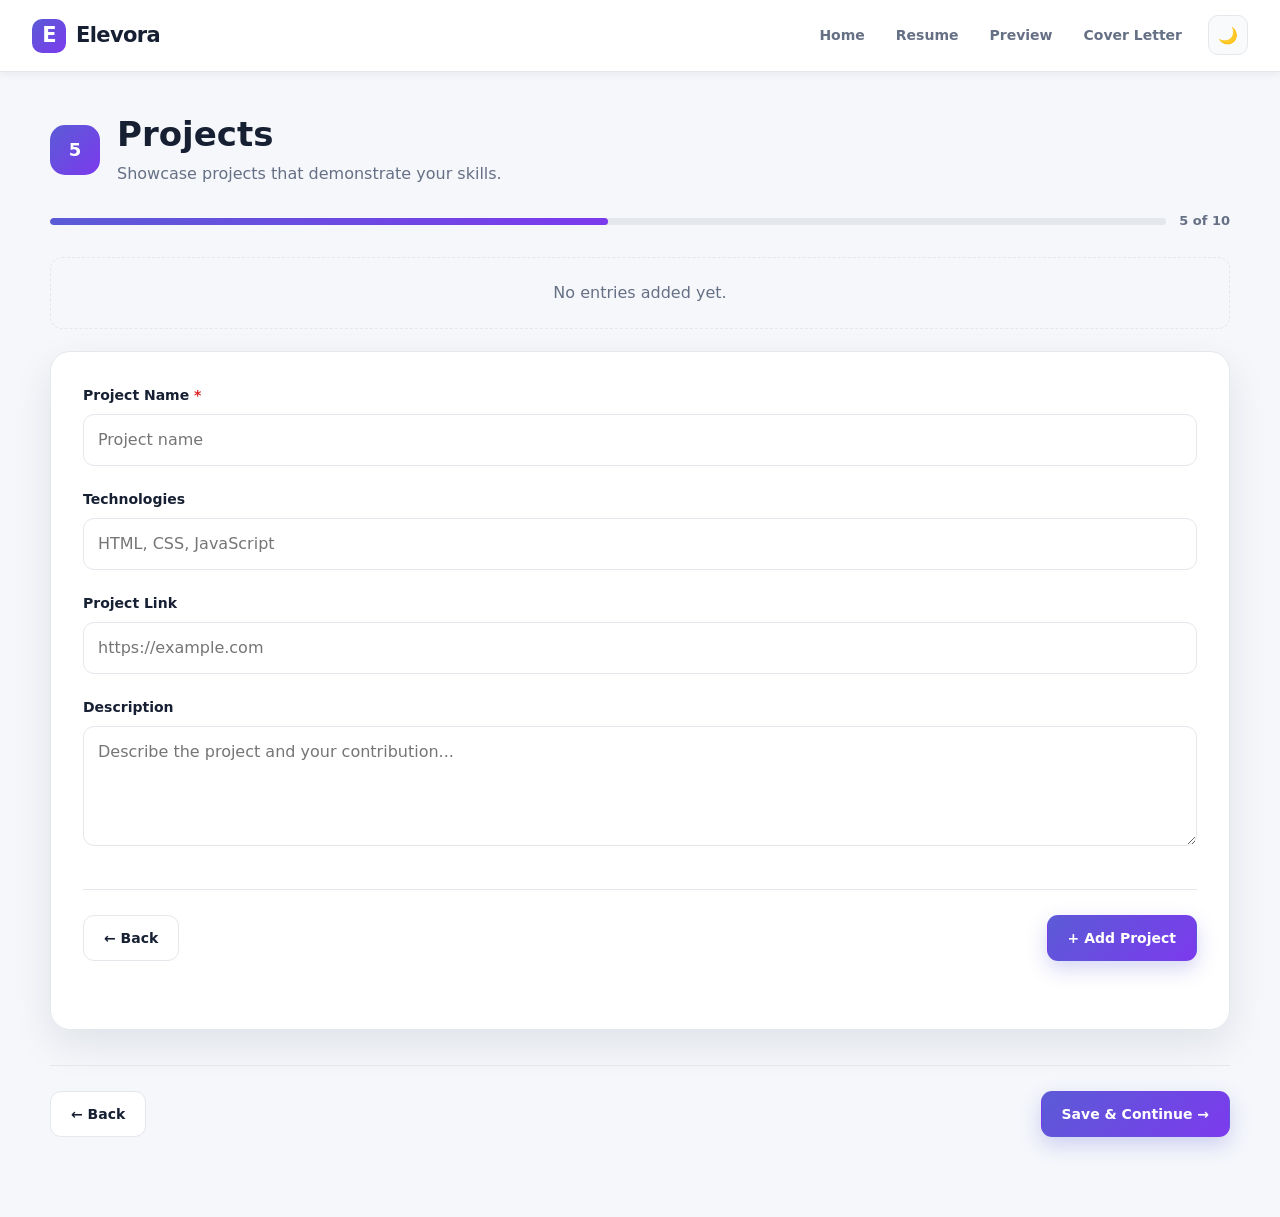
<file: projects.html>
<!DOCTYPE html>
<html lang="en">

<head>

<meta charset="UTF-8">

<meta name="viewport" content="width=device-width, initial-scale=1.0">

<title>Projects | Elevora</title>

<link rel="stylesheet" href="css/style.css">

<script src="theme.js"></script>
<script src="js/app.js"></script>

</head>


<body>


<header class="navbar">

<a href="index.html" class="logo">Elevora</a>

<nav class="nav-links">

<a href="index.html">Home</a>
<a href="personal.html">Resume</a>
<a href="preview.html">Preview</a>
<a href="cover-letter.html">Cover Letter</a>

<button id="themeToggle" class="theme-toggle" type="button">
🌙
</button>

</nav>

</header>


<main class="page-container">


<div class="form-header">

<div class="step-number">5</div>

<div>

<h1>Projects</h1>

<p>
Showcase projects that demonstrate your skills.
</p>

</div>

</div>


<div class="progress-wrapper">

<div class="progress-bar">
<div class="progress-fill" style="width:50%"></div>
</div>

<span>5 of 10</span>

</div>


<div id="entryList" class="entry-list"></div>


<form id="entryForm" class="form-card">


<div class="form-group">

<label>Project Name <span class="required">*</span></label>

<input id="projectName" required placeholder="Project name">

</div>


<div class="form-group">

<label>Technologies</label>

<input id="technologies" placeholder="HTML, CSS, JavaScript">

</div>


<div class="form-group">

<label>Project Link</label>

<input id="link" type="url" placeholder="https://example.com">

</div>


<div class="form-group">

<label>Description</label>

<textarea id="description" placeholder="Describe the project and your contribution..."></textarea>

</div>


<div class="form-actions">

<a href="experience.html" class="btn secondary">
← Back
</a>

<div style="display:flex;gap:10px;">

<button type="button" id="cancelEdit" class="btn secondary" style="display:none">
Cancel
</button>

<button type="submit" id="saveBtn" class="btn primary">
+ Add Project
</button>

</div>

</div>


<div id="status" class="form-status"></div>

</form>


<div class="form-actions">

<a href="experience.html" class="btn secondary">
← Back
</a>

<a href="skills.html" class="btn primary">
Save & Continue →
</a>

</div>


</main>


<script>

window.MULTI_CONFIG = {

key:"projects",

addText:"+ Add Project",

fields:[
{id:"projectName"},
{id:"technologies"},
{id:"link"},
{id:"description"}
],

title:entry =>
entry.projectName || "Project",

meta:entry =>
[
entry.technologies,
entry.link
]
.filter(Boolean)
.join(" • ")

};

</script>

<script src="js/multi.js"></script>

</body>
</html>
</file>
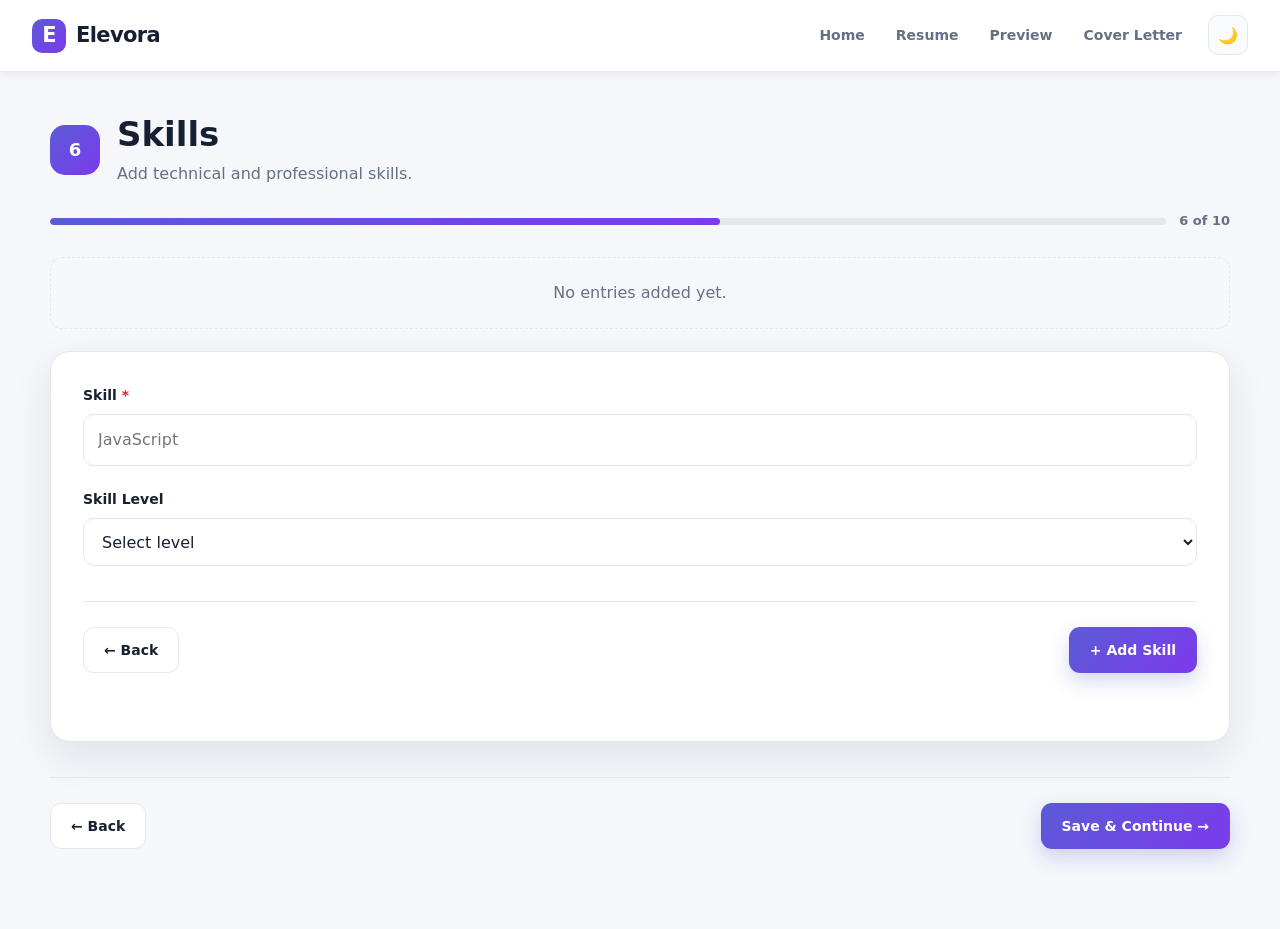
<file: skills.html>
<!DOCTYPE html>
<html lang="en">

<head>

<meta charset="UTF-8">

<meta name="viewport" content="width=device-width, initial-scale=1.0">

<title>Skills | Elevora</title>

<link rel="stylesheet" href="css/style.css">

<script src="theme.js"></script>
<script src="js/app.js"></script>

</head>


<body>


<header class="navbar">

<a href="index.html" class="logo">Elevora</a>

<nav class="nav-links">

<a href="index.html">Home</a>
<a href="personal.html">Resume</a>
<a href="preview.html">Preview</a>
<a href="cover-letter.html">Cover Letter</a>

<button id="themeToggle" class="theme-toggle" type="button">🌙</button>

</nav>

</header>


<main class="page-container">


<div class="form-header">

<div class="step-number">6</div>

<div>

<h1>Skills</h1>

<p>
Add technical and professional skills.
</p>

</div>

</div>


<div class="progress-wrapper">

<div class="progress-bar">
<div class="progress-fill" style="width:60%"></div>
</div>

<span>6 of 10</span>

</div>


<div id="entryList" class="entry-list"></div>


<form id="entryForm" class="form-card">


<div class="form-group">

<label>Skill <span class="required">*</span></label>

<input id="skill" required placeholder="JavaScript">

</div>


<div class="form-group">

<label>Skill Level</label>

<select id="level">

<option value="">Select level</option>
<option>Beginner</option>
<option>Intermediate</option>
<option>Advanced</option>
<option>Expert</option>

</select>

</div>


<div class="form-actions">

<a href="projects.html" class="btn secondary">
← Back
</a>

<div style="display:flex;gap:10px;">

<button type="button" id="cancelEdit" class="btn secondary" style="display:none">
Cancel
</button>

<button type="submit" id="saveBtn" class="btn primary">
+ Add Skill
</button>

</div>

</div>


<div id="status" class="form-status"></div>

</form>


<div class="form-actions">

<a href="projects.html" class="btn secondary">
← Back
</a>

<a href="certifications.html" class="btn primary">
Save & Continue →
</a>

</div>


</main>


<script>

window.MULTI_CONFIG = {

key:"skills",

addText:"+ Add Skill",

fields:[
{id:"skill"},
{id:"level"}
],

title:entry =>
entry.skill || "Skill",

meta:entry =>
entry.level || ""

};

</script>

<script src="js/multi.js"></script>

</body>
</html>
</file>
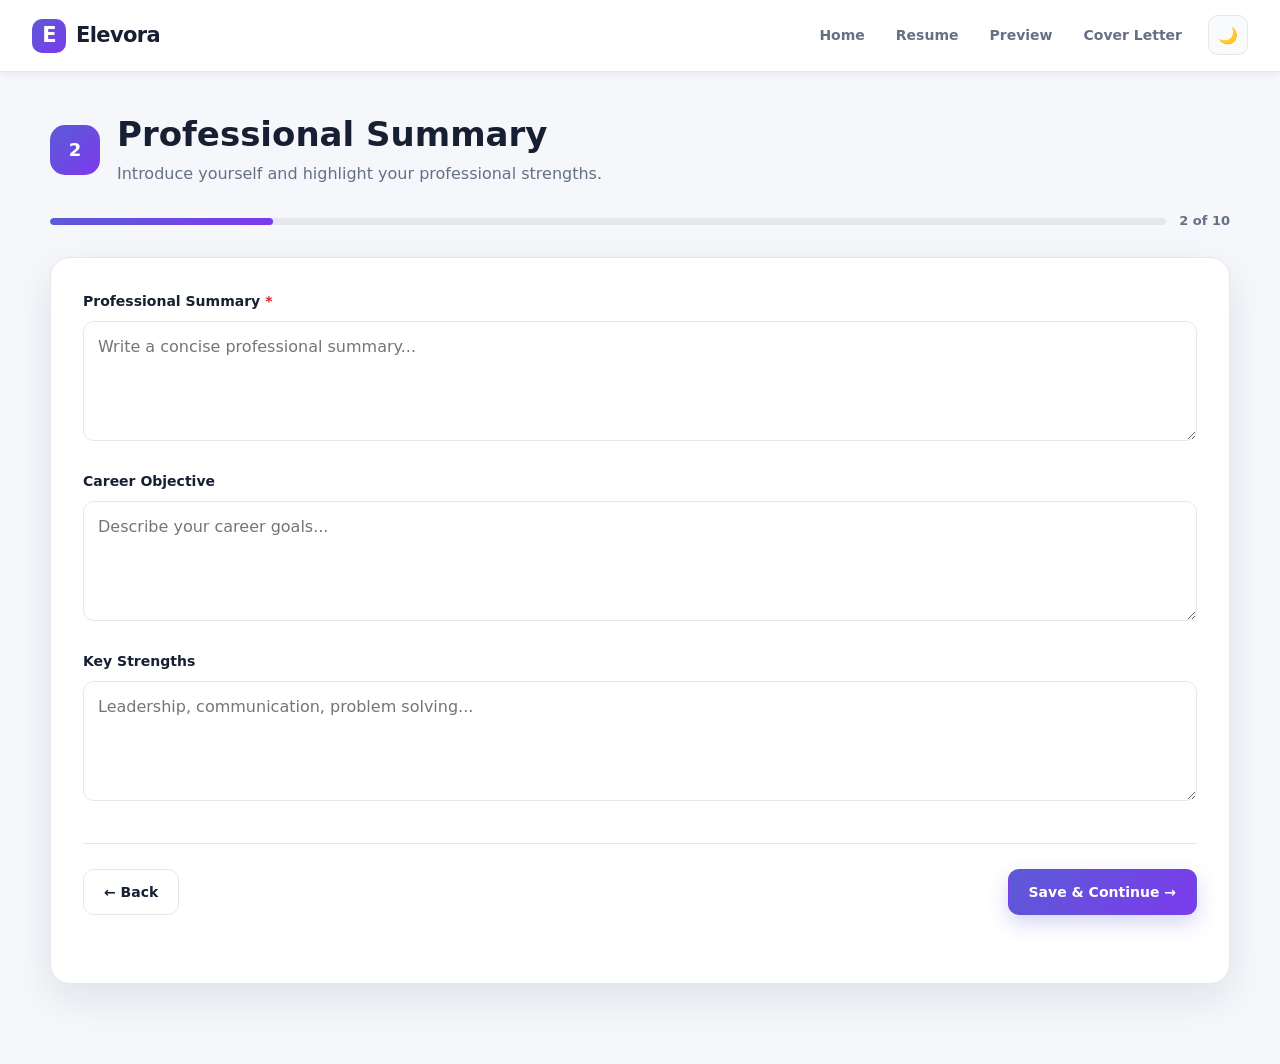
<file: summary.html>
<!DOCTYPE html>
<html lang="en">

<head>

<meta charset="UTF-8">

<meta
name="viewport"
content="width=device-width, initial-scale=1.0"
>

<title>Professional Summary | Elevora</title>

<link
rel="stylesheet"
href="css/style.css"
>

<script src="theme.js"></script>
<script src="js/app.js"></script>

</head>


<body>


<header class="navbar">

<a href="index.html" class="logo">
Elevora
</a>

<nav class="nav-links">

<a href="index.html">Home</a>
<a href="personal.html">Resume</a>
<a href="preview.html">Preview</a>
<a href="cover-letter.html">Cover Letter</a>

<button
id="themeToggle"
class="theme-toggle"
type="button"
>
🌙
</button>

</nav>

</header>


<main class="page-container">


<div class="form-header">

<div class="step-number">2</div>

<div>

<h1>Professional Summary</h1>

<p>
Introduce yourself and highlight your professional strengths.
</p>

</div>

</div>


<div class="progress-wrapper">

<div class="progress-bar">
<div
class="progress-fill"
style="width:20%"
></div>
</div>

<span>2 of 10</span>

</div>


<form
id="summaryForm"
class="form-card"
>


<div class="form-group">

<label>
Professional Summary
<span class="required">*</span>
</label>

<textarea
id="professionalSummary"
required
placeholder="Write a concise professional summary..."
></textarea>

</div>


<div class="form-group">

<label>
Career Objective
</label>

<textarea
id="careerObjective"
placeholder="Describe your career goals..."
></textarea>

</div>


<div class="form-group">

<label>
Key Strengths
</label>

<textarea
id="keyStrengths"
placeholder="Leadership, communication, problem solving..."
></textarea>

</div>


<div class="form-actions">

<a
href="personal.html"
class="btn secondary"
>
← Back
</a>

<button
type="submit"
class="btn primary"
>
Save & Continue →
</button>

</div>


<div
id="status"
class="form-status"
></div>


</form>

</main>


<script>

const saved =
JSON.parse(
localStorage.getItem(
"section_summary"
) || "{}"
);


document.getElementById(
"professionalSummary"
).value =
saved.professionalSummary || "";


document.getElementById(
"careerObjective"
).value =
saved.careerObjective || "";


document.getElementById(
"keyStrengths"
).value =
saved.keyStrengths || "";


document.getElementById(
"summaryForm"
).addEventListener(
"submit",
function(event){

event.preventDefault();


const data={

professionalSummary:
document.getElementById(
"professionalSummary"
).value.trim(),

careerObjective:
document.getElementById(
"careerObjective"
).value.trim(),

keyStrengths:
document.getElementById(
"keyStrengths"
).value.trim()

};


localStorage.setItem(
"section_summary",
JSON.stringify(data)
);


window.location.href =
"education.html";

});

</script>

</body>
</html>
</file>
<file: css/style.css>
:root {
  --bg: #f5f7fb;
  --surface: #ffffff;
  --surface2: #f8fafc;
  --text: #172033;
  --muted: #667085;
  --border: #e4e7ec;

  --primary: #5b5bd6;
  --primary2: #7c3aed;
  --primary-soft: #eef0ff;

  --success: #16a34a;
  --danger: #dc2626;

  --shadow-sm: 0 2px 8px rgba(16,24,40,.06);
  --shadow: 0 15px 40px rgba(16,24,40,.09);

  --radius: 14px;
  --radius-lg: 20px;

  --max-width: 1180px;
}

html[data-theme="dark"] {
  --bg: #0b1020;
  --surface: #111827;
  --surface2: #182132;
  --text: #f4f7fb;
  --muted: #a7b0c0;
  --border: #273449;

  --primary: #8585ff;
  --primary2: #9b6cff;
  --primary-soft: #202452;

  --shadow-sm: 0 2px 8px rgba(0,0,0,.2);
  --shadow: 0 15px 40px rgba(0,0,0,.3);
}

* {
  box-sizing: border-box;
}

html {
  scroll-behavior: smooth;
}

body {
  margin: 0;
  min-height: 100vh;

  font-family:
    Inter,
    ui-sans-serif,
    system-ui,
    -apple-system,
    BlinkMacSystemFont,
    "Segoe UI",
    sans-serif;

  background: var(--bg);
  color: var(--text);

  line-height: 1.6;
}

button,
input,
textarea,
select {
  font: inherit;
}

button {
  cursor: pointer;
}

a {
  color: inherit;
  text-decoration: none;
}

/* NAVIGATION */

.navbar {
  position: sticky;
  top: 0;
  z-index: 1000;

  min-height: 72px;

  display: flex;
  align-items: center;
  justify-content: space-between;

  padding: 0 32px;

  background: var(--surface);

  border-bottom: 1px solid var(--border);

  box-shadow: var(--shadow-sm);
}

.logo {
  display: inline-flex;
  align-items: center;
  gap: 10px;

  font-size: 21px;
  font-weight: 800;
  letter-spacing: -.03em;
}

.logo::before {
  content: "E";

  width: 34px;
  height: 34px;

  display: flex;
  align-items: center;
  justify-content: center;

  border-radius: 10px;

  color: white;

  background: linear-gradient(
    135deg,
    var(--primary),
    var(--primary2)
  );
}

.nav-links {
  display: flex;
  align-items: center;
  gap: 5px;
}

.nav-links > a {
  padding: 9px 13px;

  border-radius: 9px;

  color: var(--muted);

  font-size: 14px;
  font-weight: 600;
}

.nav-links > a:hover {
  color: var(--text);
  background: var(--surface2);
}

.theme-toggle {
  width: 40px;
  height: 40px;

  margin-left: 8px;

  border: 1px solid var(--border);
  border-radius: 10px;

  background: var(--surface2);
  color: var(--text);
}

.theme-toggle:hover {
  background: var(--primary-soft);
}

/* PAGE */

.page-container {
  width: min(
    calc(100% - 40px),
    var(--max-width)
  );

  margin: 0 auto;

  padding: 42px 0 80px;
}

.form-header {
  display: flex;
  align-items: center;
  gap: 17px;

  margin-bottom: 25px;
}

.step-number {
  flex: 0 0 auto;

  width: 50px;
  height: 50px;

  display: flex;
  align-items: center;
  justify-content: center;

  border-radius: 15px;

  color: white;
  font-size: 18px;
  font-weight: 800;

  background:
    linear-gradient(
      135deg,
      var(--primary),
      var(--primary2)
    );
}

.form-header h1 {
  margin: 0;

  font-size: clamp(25px,4vw,34px);
  line-height: 1.2;
}

.form-header p {
  margin: 6px 0 0;
  color: var(--muted);
}

/* PROGRESS */

.progress-wrapper {
  display: flex;
  align-items: center;
  gap: 13px;

  margin-bottom: 25px;

  color: var(--muted);

  font-size: 13px;
  font-weight: 600;
}

.progress-bar {
  flex: 1;

  height: 7px;

  overflow: hidden;

  border-radius: 999px;

  background: var(--border);
}

.progress-fill {
  height: 100%;

  border-radius: inherit;

  background:
    linear-gradient(
      90deg,
      var(--primary),
      var(--primary2)
    );
}

/* FORM */

.form-card {
  width: 100%;

  padding: 32px;

  background: var(--surface);

  border: 1px solid var(--border);
  border-radius: var(--radius-lg);

  box-shadow: var(--shadow);
}

.form-group {
  margin-bottom: 22px;
}

.form-group label {
  display: block;

  margin-bottom: 8px;

  font-size: 14px;
  font-weight: 700;
}

.required {
  color: var(--danger);
}

.form-group input,
.form-group textarea,
.form-group select,
.search-input {
  width: 100%;

  min-height: 48px;

  padding: 12px 14px;

  border: 1px solid var(--border);
  border-radius: 11px;

  outline: none;

  background: var(--surface);
  color: var(--text);
}

.form-group textarea {
  min-height: 120px;
  resize: vertical;
}

.form-group input:focus,
.form-group textarea:focus,
.form-group select:focus,
.search-input:focus {
  border-color: var(--primary);

  box-shadow:
    0 0 0 4px
    color-mix(
      in srgb,
      var(--primary) 12%,
      transparent
    );
}

/* SEARCH DROPDOWN */

.search-select,
.phone-code-box {
  position: relative;
}

.search-arrow {
  position: absolute;

  top: 50%;
  right: 14px;

  transform: translateY(-50%);

  color: var(--muted);

  pointer-events: none;
}

.search-options {
  position: absolute;

  left: 0;
  right: 0;
  top: calc(100% + 6px);

  z-index: 100;

  display: none;

  max-height: 240px;

  overflow-y: auto;

  padding: 6px;

  background: var(--surface);

  border: 1px solid var(--border);
  border-radius: 12px;

  box-shadow: var(--shadow);
}

.search-options.show {
  display: block;
}

.search-option {
  padding: 10px 12px;

  border-radius: 8px;

  cursor: pointer;

  font-size: 14px;
}

.search-option:hover {
  background: var(--primary-soft);
  color: var(--primary);
}

.search-option.no-result {
  color: var(--muted);
}

/* PHONE */

.phone-wrapper {
  display: grid;
  grid-template-columns: 190px 1fr;
  gap: 10px;
}

/* BUTTONS */

.form-actions {
  display: flex;
  justify-content: space-between;
  gap: 14px;

  margin-top: 35px;
  padding-top: 25px;

  border-top: 1px solid var(--border);
}

.btn {
  min-height: 46px;

  display: inline-flex;
  align-items: center;
  justify-content: center;
  gap: 8px;

  padding: 0 20px;

  border: 1px solid transparent;
  border-radius: 11px;

  font-size: 14px;
  font-weight: 700;

  transition: .2s ease;
}

.btn:hover {
  transform: translateY(-1px);
}

.btn.primary {
  color: white;

  background:
    linear-gradient(
      135deg,
      var(--primary),
      var(--primary2)
    );

  box-shadow:
    0 8px 20px rgba(91,91,214,.25);
}

.btn.secondary {
  color: var(--text);

  background: var(--surface);

  border-color: var(--border);
}

.btn.secondary:hover {
  background: var(--surface2);
}

.btn.danger {
  color: white;
  background: var(--danger);
}

.btn.small {
  min-height: 36px;
  padding: 0 13px;
  font-size: 13px;
}

.form-status {
  min-height: 22px;

  margin-top: 14px;

  color: var(--success);

  text-align: right;

  font-size: 13px;
  font-weight: 600;
}

/* MULTIPLE ENTRIES */

.entry-list {
  display: grid;
  gap: 14px;

  margin-bottom: 22px;
}

.entry-card {
  padding: 20px;

  background: var(--surface2);

  border: 1px solid var(--border);
  border-radius: 14px;
}

.entry-card h3 {
  margin: 0 0 5px;
}

.entry-meta {
  color: var(--muted);
  font-size: 14px;
}

.entry-card p {
  color: var(--muted);
}

.entry-actions {
  display: flex;
  gap: 8px;
  flex-wrap: wrap;
}

.empty {
  padding: 22px;

  border: 1px dashed var(--border);
  border-radius: 12px;

  color: var(--muted);

  text-align: center;
}

/* CHECKBOX */

.checkbox-row {
  display: flex;
  align-items: center;
  gap: 10px;

  margin-bottom: 20px;
}

.checkbox-row input {
  width: 18px;
  height: 18px;
}

/* PREVIEW */

.resume-paper {
  width: min(850px,100%);

  margin: 30px auto 60px;

  padding: 48px;

  background: white;
  color: #111;

  box-shadow:
    0 15px 50px rgba(0,0,0,.15);
}

.resume-paper h1 {
  margin: 0;
  font-size: 32px;
}

.resume-paper h2 {
  margin-top: 28px;

  padding-bottom: 5px;

  border-bottom: 1px solid #aaa;

  font-size: 16px;

  text-transform: uppercase;
  letter-spacing: .08em;
}

.resume-paper h3 {
  margin: 12px 0 3px;
}

.resume-paper p {
  margin: 5px 0;
}

.contact {
  color: #444;
}

/* MODAL */

.modal {
  position: fixed;
  inset: 0;
  z-index: 2000;

  display: none;

  align-items: center;
  justify-content: center;

  padding: 20px;

  background: rgba(0,0,0,.55);
}

.modal.show {
  display: flex;
}

.modal-box {
  width: min(600px,100%);

  padding: 26px;

  background: var(--surface);

  border: 1px solid var(--border);
  border-radius: 18px;

  box-shadow: var(--shadow);
}

/* FOOTER */

footer {
  padding: 30px 20px;

  border-top: 1px solid var(--border);

  color: var(--muted);

  text-align: center;

  font-size: 13px;
}

/* HOME */

.home-page {
  min-height: calc(100vh - 72px);

  background:
    radial-gradient(
      circle at 15% 20%,
      rgba(91,91,214,.18),
      transparent 35%
    ),
    radial-gradient(
      circle at 85% 15%,
      rgba(124,58,237,.14),
      transparent 35%
    ),
    var(--bg);
}

.hero {
  max-width: 1100px;

  margin: auto;

  padding: 90px 25px 70px;

  text-align: center;
}

.hero-badge {
  display: inline-flex;

  padding: 8px 14px;

  border: 1px solid var(--border);
  border-radius: 999px;

  background: var(--surface);

  color: var(--primary);

  font-size: 13px;
  font-weight: 700;
}

.hero h1 {
  max-width: 850px;

  margin: 24px auto 15px;

  font-size: clamp(42px,7vw,76px);

  line-height: 1.03;

  letter-spacing: -.055em;
}

.hero h1 span {
  color: var(--primary);
}

.hero p {
  max-width: 650px;

  margin: auto;

  color: var(--muted);

  font-size: 18px;
}

.hero-buttons {
  display: flex;
  justify-content: center;
  gap: 12px;
  flex-wrap: wrap;

  margin-top: 30px;
}

.hero-buttons .btn {
  min-width: 190px;
}

.feature-grid {
  width: min(1100px,calc(100% - 40px));

  margin: auto;

  display: grid;

  grid-template-columns:
    repeat(3,1fr);

  gap: 18px;
}

.feature-card {
  padding: 25px;

  background: var(--surface);

  border: 1px solid var(--border);
  border-radius: 18px;

  box-shadow: var(--shadow-sm);
}

.feature-icon {
  font-size: 30px;
}

.feature-card h3 {
  margin-bottom: 5px;
}

.feature-card p {
  margin: 0;

  color: var(--muted);

  font-size: 14px;
}

/* MOBILE */

@media(max-width:800px) {

  .navbar {
    padding: 12px 16px;
    flex-wrap: wrap;
    gap: 10px;
  }

  .nav-links {
    width: 100%;
    overflow-x: auto;
  }

  .nav-links > a {
    white-space: nowrap;
    font-size: 13px;
  }

  .page-container {
    width: calc(100% - 24px);
    padding-top: 28px;
  }

  .form-card {
    padding: 21px;
  }

  .form-header {
    align-items: flex-start;
  }

  .step-number {
    width: 43px;
    height: 43px;
  }

  .phone-wrapper {
    grid-template-columns: 1fr;
  }

  .form-actions {
    position: sticky;
    bottom: 0;
    z-index: 100;

    margin-left: -21px;
    margin-right: -21px;

    padding: 14px 21px;

    background: var(--surface);

    backdrop-filter: blur(15px);
  }

  .btn {
    flex: 1;
  }

  .feature-grid {
    grid-template-columns: 1fr;
  }

  .hero {
    padding-top: 55px;
  }

  .hero h1 {
    font-size: 43px;
  }

  .resume-paper {
    padding: 25px;
  }
}

@media(max-width:480px) {

  .logo {
    font-size: 18px;
  }

  .form-header h1 {
    font-size: 24px;
  }

  .btn {
    padding: 0 12px;
    font-size: 13px;
  }
}

/* PRINT */

@media print {

  body {
    background: white !important;
  }

  .navbar,
  footer,
  .no-print {
    display: none !important;
  }

  .resume-paper {
    width: 100%;
    margin: 0;
    padding: 0;
    box-shadow: none;
  }
}

/* ===== RESUME TEMPLATE SELECTOR ===== */
.template-panel{margin:24px auto;max-width:1100px;padding:22px;border:1px solid var(--border);border-radius:18px;background:var(--surface);box-shadow:var(--shadow)}
.template-panel-head{display:flex;justify-content:space-between;align-items:center;gap:20px;margin-bottom:16px}.template-panel-head h2{margin:0}.template-panel-head p{margin:5px 0 0;color:var(--muted)}
.template-selected-label{font-weight:700;font-size:13px;padding:9px 12px;border-radius:999px;background:var(--surface2);white-space:nowrap}
.template-grid{display:grid;grid-template-columns:repeat(4,1fr);gap:12px}.template-card,.home-template-card{border:1px solid var(--border);background:var(--surface2);color:var(--text);border-radius:14px;padding:14px;text-align:left;cursor:pointer;transition:.2s;display:flex;flex-direction:column;gap:6px}.template-card:hover,.template-card.active,.home-template-card:hover,.home-template-card.active{border-color:#7c5cff;transform:translateY(-2px);box-shadow:0 10px 25px rgba(0,0,0,.08)}.template-icon{font-size:22px}.template-card small,.home-template-card small{color:var(--muted)}
.template-showcase{padding:70px 24px 40px;max-width:1200px;margin:auto}.section-heading-center{text-align:center}.section-heading-center h2{font-size:36px;margin:14px 0 8px}.section-heading-center p{color:var(--muted)}.home-template-grid{display:grid;grid-template-columns:repeat(4,1fr);gap:16px;margin-top:30px}.home-template-card{text-align:left}.mini-resume{height:150px;border-radius:9px;background:#fff;border:1px solid #ddd;padding:12px;position:relative;overflow:hidden}.mini-resume span,.mini-resume i,.mini-resume b{display:block;background:#c5c5c5;height:4px;margin:6px 0;width:75%}.mini-resume span:first-child{width:45%;height:10px;background:#555}.mini-resume i{width:90%;height:3px}.mini-resume b{width:60%;height:3px}.mini-modern span:first-child{width:55%;background:#5b5bf7}.mini-modern{border-top:8px solid #5b5bf7}.mini-minimal{padding-top:22px}.mini-minimal span:first-child{background:#222;width:35%}.mini-executive{border-left:9px solid #222}.mini-executive span:first-child{background:#222}.mini-elegant span:first-child{font-family:serif;width:48%;height:9px}.mini-compact{padding:7px}.mini-compact span,.mini-compact i,.mini-compact b{margin:3px 0;height:3px}.mini-bold span:first-child{height:16px;width:65%;background:#111}.mini-professional{border-top:6px solid #555}.mini-sidebar{display:grid;grid-template-columns:32% 1fr;gap:8px}.mini-sidebar:before{content:"";display:block;background:#e5e5e5;grid-row:1/5}.mini-creative{border-top:12px solid #7c5cff}.mini-creative span:first-child{background:#7c5cff}.mini-ats span:first-child{background:#111;width:55%}.mini-academic span:first-child{width:55%;background:#333}.template-showcase-action{text-align:center;margin-top:25px}
.resume-paper{width:210mm;min-height:297mm;box-sizing:border-box;padding:18mm;margin:30px auto 60px;background:#fff;color:#111;box-shadow:0 15px 50px rgba(0,0,0,.15);font-size:11pt;line-height:1.42}.resume-paper h1{margin:0;font-size:29px}.resume-paper h2{margin-top:22px;padding-bottom:5px;border-bottom:1px solid #aaa;font-size:14px;text-transform:uppercase;letter-spacing:.08em}.resume-paper h3{margin:10px 0 3px;font-size:12px}.resume-paper p{margin:4px 0}.resume-paper .contact{color:#444}.resume-entry{break-inside:avoid}.entry-meta{color:#555}
.template-modern .resume-header{border-left:7px solid #5b5bf7;padding-left:15px}.template-modern h2{color:#4d4de0;border-bottom:2px solid #5b5bf7}.template-minimal{font-weight:400}.template-minimal h2{border-bottom:0;padding-bottom:0;margin-top:18px}.template-executive .resume-header{border-bottom:3px solid #222;padding-bottom:12px}.template-executive h1{letter-spacing:.04em}.template-elegant{font-family:Georgia,"Times New Roman",serif}.template-elegant .resume-header{text-align:center}.template-elegant h2{font-weight:500;text-align:center}.template-compact{padding:12mm;font-size:9.5pt;line-height:1.25}.template-compact h2{margin-top:14px}.template-compact h3{margin-top:6px}.template-bold .resume-header{background:#111;color:#fff;padding:18px;margin:-18mm -18mm 15px}.template-bold .contact{color:#ddd}.template-bold h2{font-weight:800;border-bottom:3px solid #111}.template-professional .resume-header{text-align:left;border-bottom:1px solid #777;padding-bottom:12px}.template-professional h2{font-size:13px}.template-sidebar{padding:0;display:grid;grid-template-columns:34% 66%;align-content:start}.template-sidebar .resume-header{grid-column:1/3;background:#f1f1f1;padding:18mm 10mm 12mm}.template-sidebar h2,.template-sidebar p,.template-sidebar .resume-entry{margin-left:10mm;margin-right:10mm}.template-sidebar h2{border-bottom:0;border-left:4px solid #333;padding-left:8px}.template-creative .resume-header{background:linear-gradient(135deg,#111,#555);color:#fff;padding:18mm;margin:-18mm -18mm 15px}.template-creative .contact{color:#eee}.template-creative h2{color:#555;border-bottom:2px solid #555}.template-ats{font-family:Arial,Helvetica,sans-serif}.template-ats h2{font-size:13px}.template-academic{font-family:Georgia,"Times New Roman",serif}.template-academic .resume-header{text-align:center}.template-academic h2{font-weight:700;text-transform:none;letter-spacing:0}.template-academic .contact{text-align:center}
@media(max-width:900px){.template-grid,.home-template-grid{grid-template-columns:repeat(2,1fr)}.resume-paper{width:min(210mm,100%);min-height:auto}}
@media(max-width:600px){.template-grid,.home-template-grid{grid-template-columns:1fr}.template-panel-head{align-items:flex-start;flex-direction:column}.section-heading-center h2{font-size:28px}.resume-paper{padding:12mm}.template-bold .resume-header,.template-creative .resume-header{margin:-12mm -12mm 15px}.template-sidebar{display:block}.template-sidebar .resume-header{margin:-12mm -12mm 15px}.template-sidebar h2,.template-sidebar p,.template-sidebar .resume-entry{margin-left:0;margin-right:0}}
@media print{@page{size:A4;margin:0}.resume-paper{width:210mm;min-height:297mm;margin:0;box-shadow:none}.no-print,.navbar,footer{display:none!important}}
</file>
